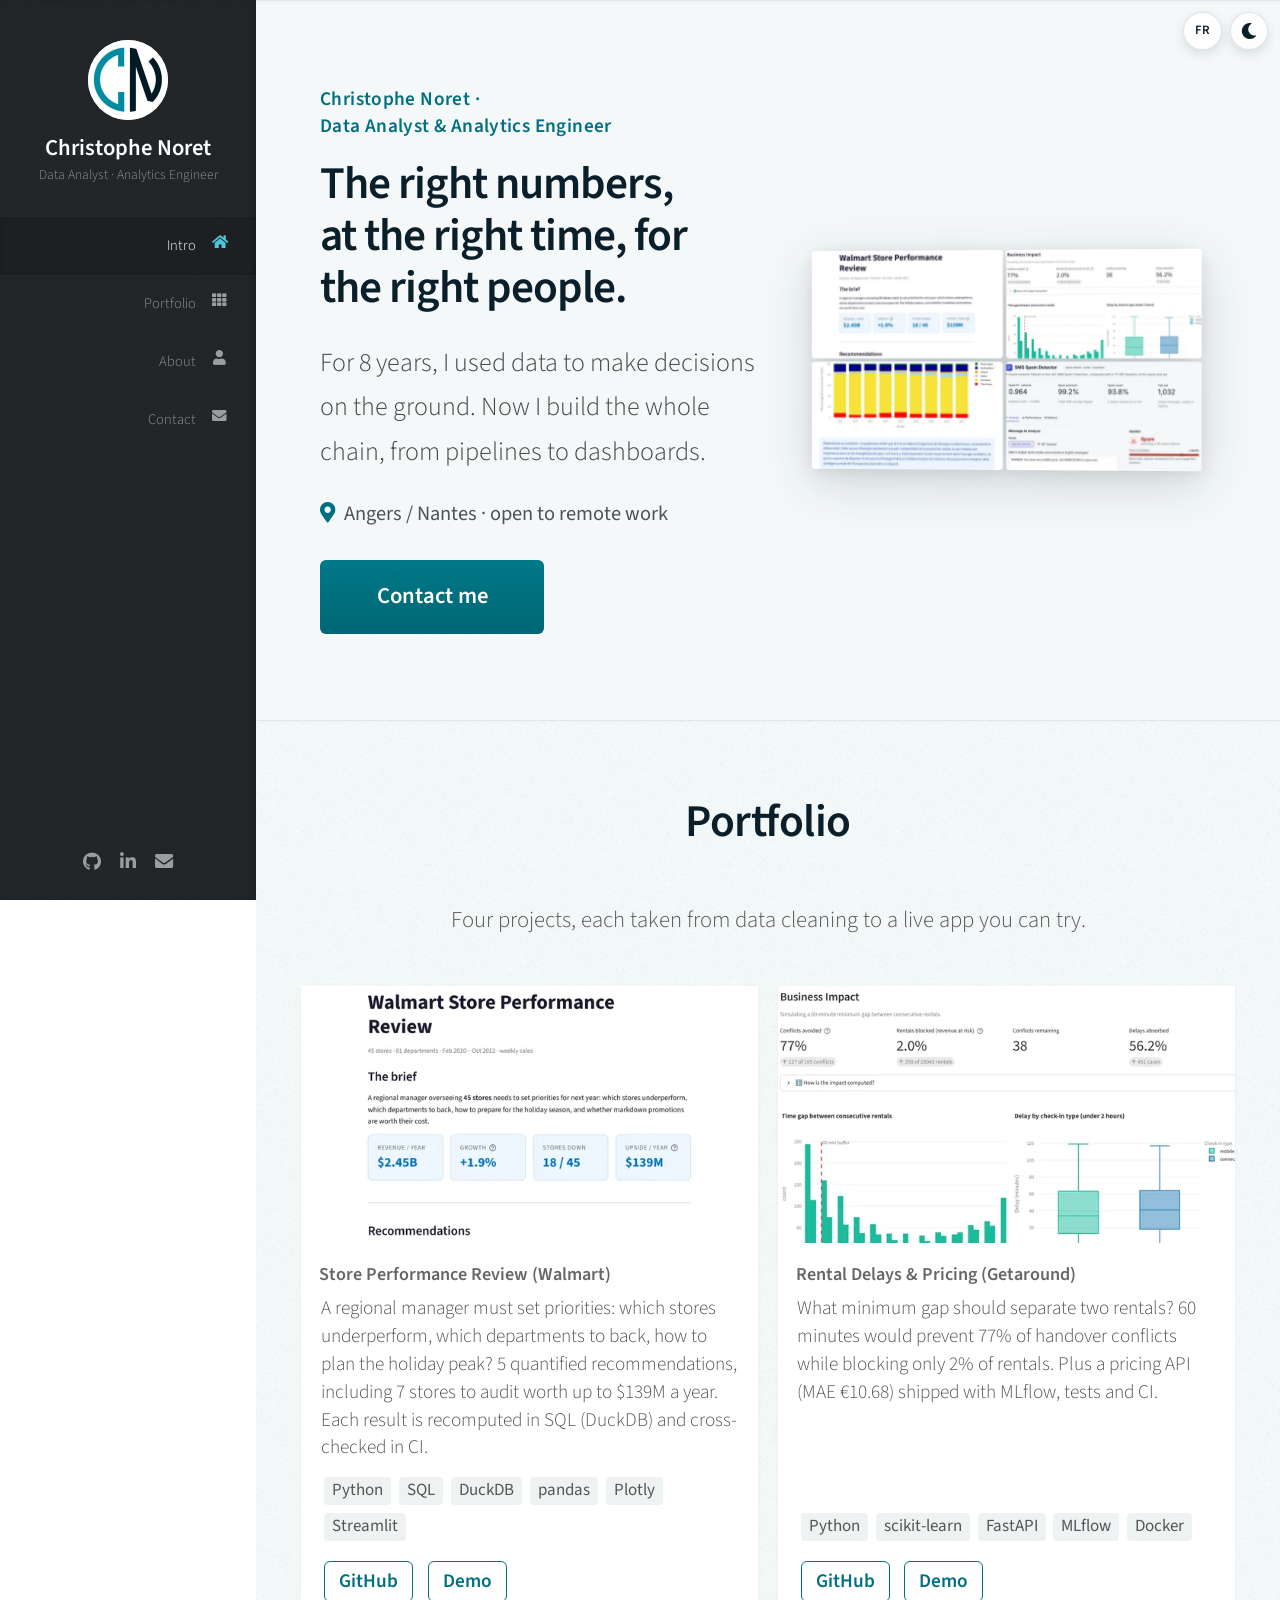
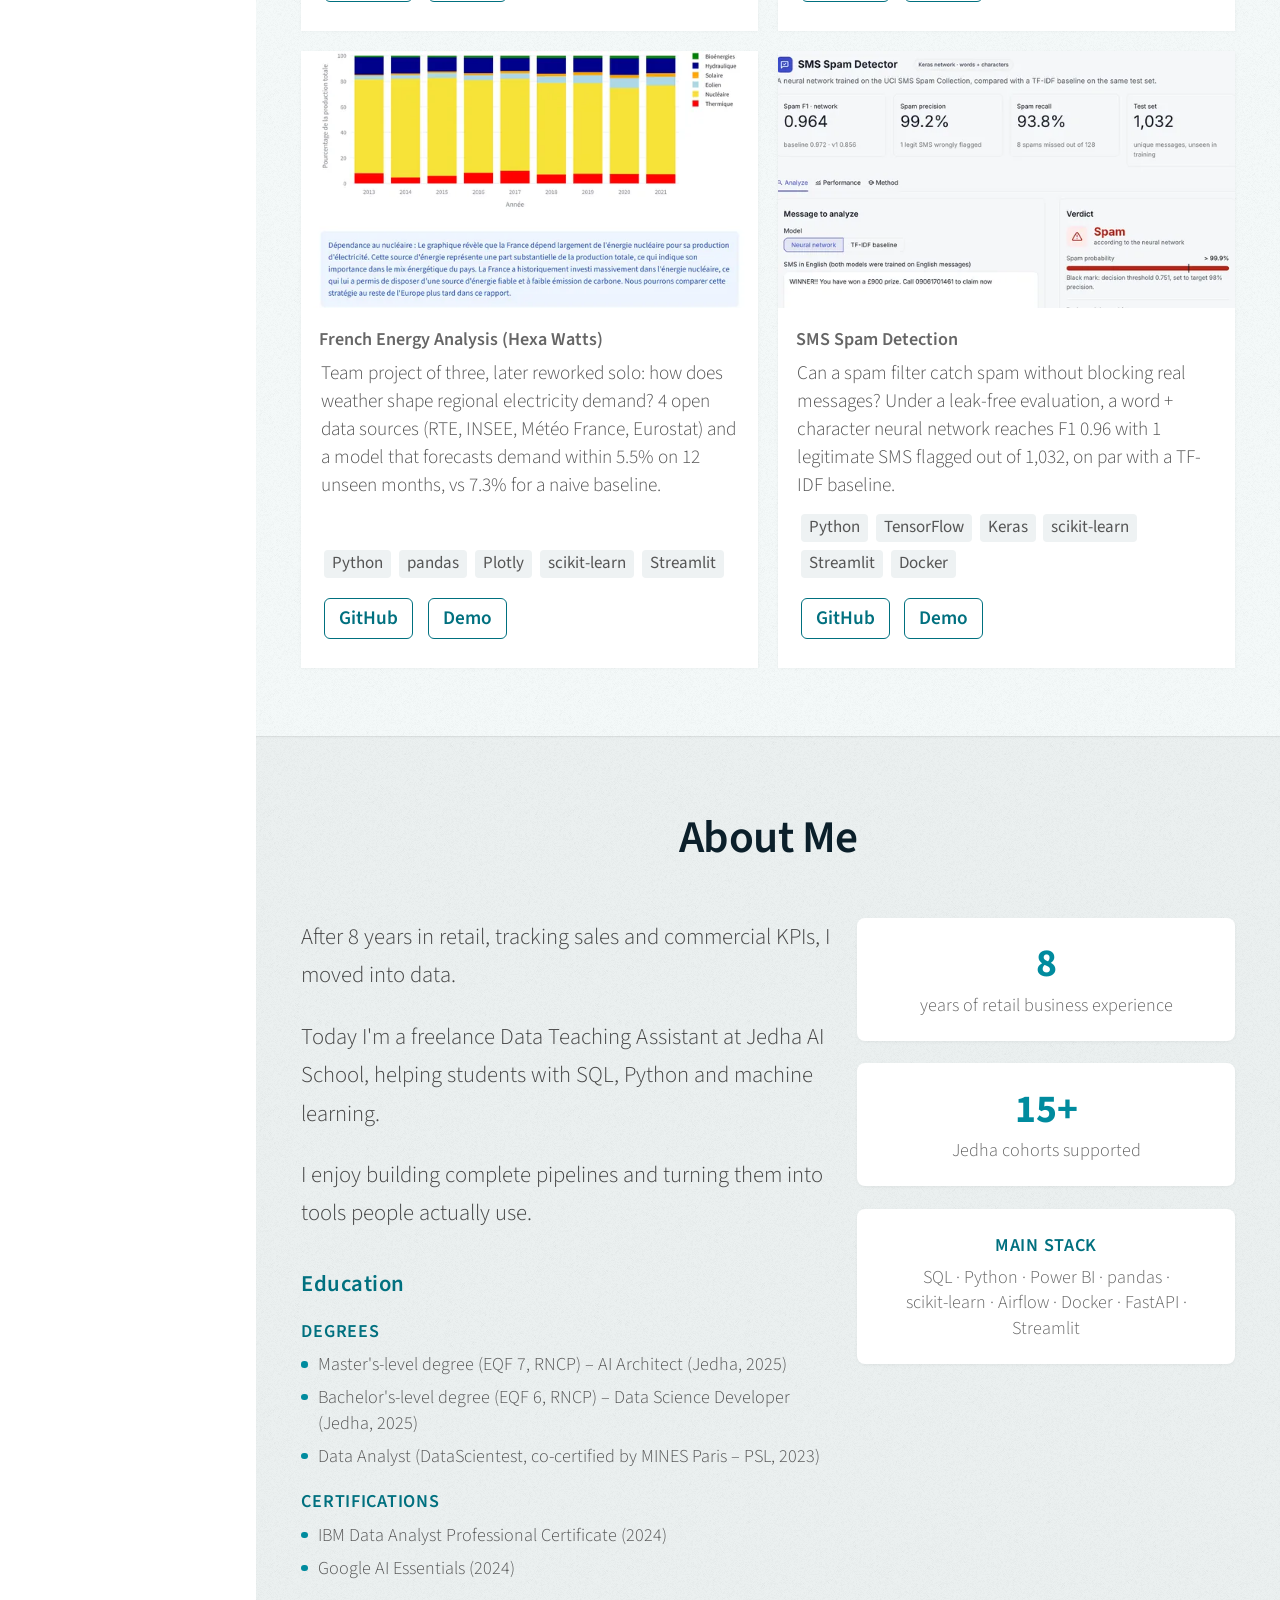
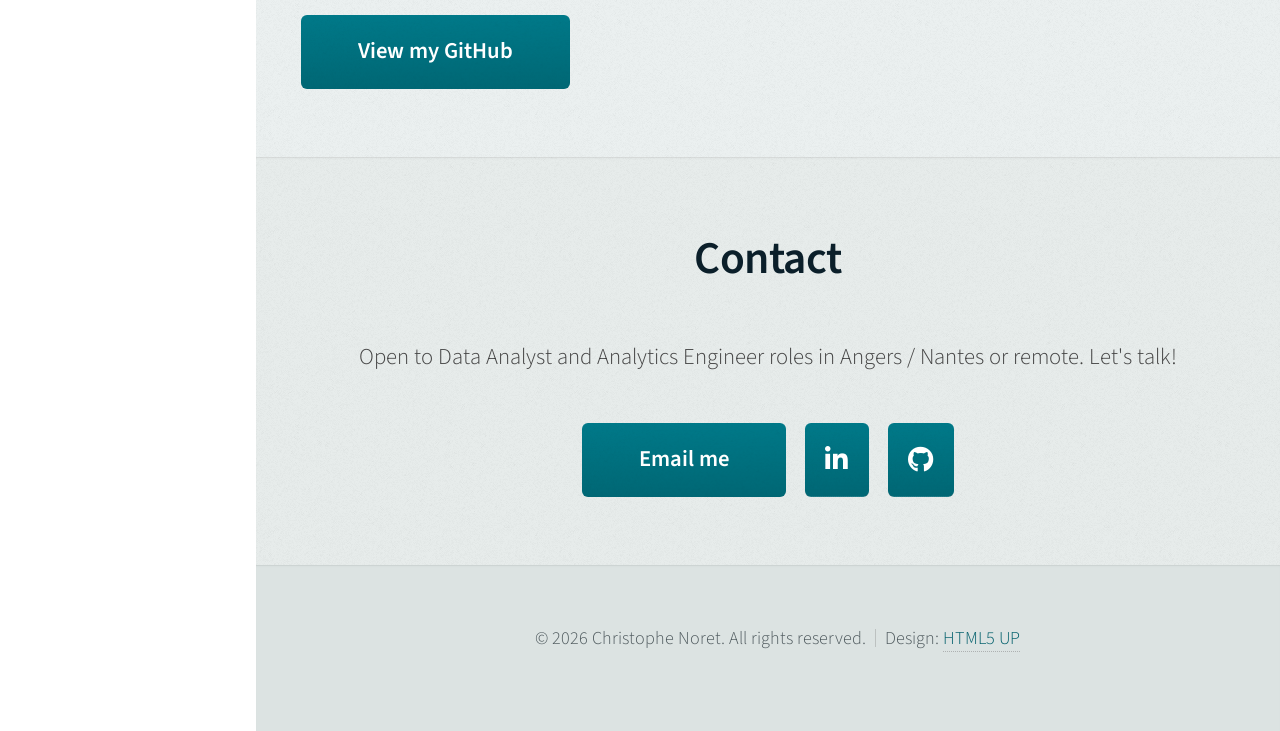
<file: index.html>
<!DOCTYPE HTML>
<!--
	Prologue by HTML5 UP
	html5up.net | @ajlkn
	Free for personal and commercial use under the CCA 3.0 license (html5up.net/license)
-->
<html lang="en">
	<head>
		<title>Christophe Noret | Data Analyst · Analytics Engineer</title>
		<meta charset="utf-8" />
		<meta name="viewport" content="width=device-width, initial-scale=1" />
		<meta name="description" data-i18n-content="meta.description" content="Christophe Noret, Data Analyst and Analytics Engineer based in Angers / Nantes, France. End-to-end data projects: KPIs, forecasting, dashboards." />
		<!-- Open Graph / social previews -->
		<meta property="og:type" content="website" />
		<meta property="og:locale" content="fr_FR" />
		<meta property="og:locale:alternate" content="en_US" />
		<meta property="og:url" content="https://cnoret.github.io/" />
		<meta property="og:title" content="Christophe Noret | Data Analyst · Analytics Engineer" />
		<meta property="og:description" content="Les bons chiffres, au bon moment, pour les bonnes personnes. Data Analyst &amp; Analytics Engineer à Angers / Nantes : 4 projets avec démos en ligne." />
		<meta property="og:image" content="https://cnoret.github.io/images/og-card.jpg?v=8" />
		<meta property="og:image:width" content="1200" />
		<meta property="og:image:height" content="630" />
		<meta property="og:image:alt" content="Christophe Noret, Data Analyst et Analytics Engineer : « Les bons chiffres, au bon moment, pour les bonnes personnes. »" />
		<meta name="twitter:card" content="summary_large_image" />
		<meta name="twitter:image" content="https://cnoret.github.io/images/og-card.jpg?v=8" />
		<link rel="canonical" href="https://cnoret.github.io/" />
		<script type="application/ld+json">
		{
			"@context": "https://schema.org",
			"@type": "Person",
			"name": "Christophe Noret",
			"jobTitle": "Data Analyst · Analytics Engineer",
			"url": "https://cnoret.github.io/",
			"image": "https://cnoret.github.io/images/avatar.png",
			"address": { "@type": "PostalAddress", "addressLocality": "Angers", "addressCountry": "FR" },
			"sameAs": [
				"https://github.com/cnoret",
				"https://www.linkedin.com/in/christophenoret"
			]
		}
		</script>
		<link rel="icon" type="image/png" href="images/favicon.png" />
		<meta name="color-scheme" content="light dark" />
		<!-- The site has its own dark theme: tell Dark Reader not to generate one -->
		<meta name="darkreader-lock" />
		<script>
			(function() {
				var theme;
				try { theme = localStorage.getItem('theme'); } catch (e) {}
				if (theme !== 'light' && theme !== 'dark')
					theme = window.matchMedia && window.matchMedia('(prefers-color-scheme: dark)').matches ? 'dark' : 'light';
				document.documentElement.setAttribute('data-theme', theme);

				var lang;
				try { lang = localStorage.getItem('lang'); } catch (e) {}
				if (lang !== 'en' && lang !== 'fr') {
					var langs = navigator.languages || [navigator.language || 'en'];
					lang = String(langs[0] || 'en').toLowerCase().indexOf('fr') === 0 ? 'fr' : 'en';
				}
				document.documentElement.setAttribute('lang', lang);
			})();
		</script>
		<link rel="preconnect" href="https://fonts.googleapis.com" />
		<link rel="preconnect" href="https://fonts.gstatic.com" crossorigin />
		<link rel="stylesheet" href="https://fonts.googleapis.com/css?family=Source+Sans+Pro:300,300italic,400,600&amp;display=swap" />
		<link rel="stylesheet" href="assets/css/fontawesome-subset.min.css?v=1" />
		<link rel="stylesheet" href="assets/css/main.css?v=12" />
	</head>
	<body class="is-preload">

		<!-- Theme toggle -->
			<button type="button" id="lang-toggle" class="theme-toggle lang-toggle" aria-label="FR – Voir le site en français" title="FR – Voir le site en français"><span class="lang-label" lang="fr">FR</span></button>
			<button type="button" id="theme-toggle" class="theme-toggle" aria-label="Switch to dark mode" title="Switch to dark mode"><span class="icon solid fa-moon" aria-hidden="true"></span></button>

		<!-- Header -->
			<div id="header">

				<div class="top">

					<!-- Logo -->
						<div id="logo">
							<span class="image avatar48"><img src="images/avatar.webp" alt="Christophe Noret" width="80" height="80" /></span>
							<h1 id="title">Christophe Noret</h1>
							<p>Data Analyst · Analytics Engineer</p>
						</div>

					<!-- Nav -->
						<nav id="nav">
							<ul>
								<li><a href="#top" id="top-link"><span class="icon solid fa-home" data-i18n="nav.intro">Intro</span></a></li>
								<li><a href="#portfolio" id="portfolio-link"><span class="icon solid fa-th">Portfolio</span></a></li>
								<li><a href="#about" id="about-link"><span class="icon solid fa-user" data-i18n="nav.about">About</span></a></li>
								<li><a href="#contact" id="contact-link"><span class="icon solid fa-envelope">Contact</span></a></li>
							</ul>
						</nav>

				</div>

				<div class="bottom">

					<!-- Social Icons -->
						<ul class="icons">
							<li><a href="https://github.com/cnoret" class="icon brands fa-github" target="_blank" rel="noopener noreferrer" aria-label="GitHub"><span class="label">GitHub</span></a></li>
							<li><a href="https://www.linkedin.com/in/christophenoret" class="icon brands fa-linkedin-in" target="_blank" rel="noopener noreferrer" aria-label="LinkedIn"><span class="label">LinkedIn</span></a></li>
							<li><a href="mailto:hello@christophenoret.com" class="icon solid fa-envelope" aria-label="Email" data-i18n-aria="social.email"><span class="label" data-i18n="social.email">Email</span></a></li>
						</ul>

				</div>

			</div>

		<!-- Main -->
			<div id="main">

				<!-- Intro -->
					<section id="top" class="one">
						<div class="container">
							<div class="row hero-row">
								<div class="col-12-mobile hero-copy-col">
									<div class="hero-copy">
										<p class="hero-eyebrow"><span class="nowrap">Christophe Noret</span> · <span class="nowrap">Data Analyst &amp; Analytics Engineer</span></p>
										<h2 data-i18n="hero.title">The right numbers, at the right time, for the right people.</h2>
										<p data-i18n="hero.text">For 8 years, I used data to make decisions on the ground. Now I build the whole chain, from pipelines to dashboards.</p>
										<p class="hero-meta"><span class="icon solid fa-map-marker-alt" aria-hidden="true"></span> <span data-i18n="hero.location">Angers / Nantes · open to remote work</span></p>
										<a href="mailto:hello@christophenoret.com" class="button" data-i18n="hero.cta">Contact me</a>
									</div>
								</div>
								<div class="col-12-mobile hero-visual-col">
									<div class="hero-visual">
										<img class="hero-quad" data-i18n-alt="hero.alt" src="images/hero-dashboards.webp?v=7" srcset="images/hero-dashboards-800.webp?v=4 800w, images/hero-dashboards-1200.webp?v=4 1200w, images/hero-dashboards.webp?v=7 1600w" sizes="(max-width: 960px) 92vw, (max-width: 1200px) calc(100vw - 310px), 33vw" fetchpriority="high" alt="Four project dashboards: retail sales, car rental pricing, French energy consumption and SMS spam detection" width="1600" height="900" />
									</div>
								</div>
							</div>
						</div>
					</section>

				<!-- Portfolio -->
					<section id="portfolio" class="two">
						<div class="container">

							<header>
								<h2>Portfolio</h2>
							</header>

							<p data-i18n="portfolio.intro">Four projects, each taken from data cleaning to a live app you can try.</p>

							<div class="row">
								<div class="col-6 col-12-mobile">
									<article class="item">
										<a href="https://retail-data-analysis.streamlit.app/" class="image fit" target="_blank" rel="noopener noreferrer"><img data-i18n-alt="p1.alt" src="images/projects/retail.webp?v=2" srcset="images/projects/retail-600.webp?v=1 600w, images/projects/retail-800.webp?v=1 800w, images/projects/retail.webp?v=2 1200w" sizes="(max-width: 960px) 92vw, (max-width: 1200px) calc(100vw - 330px), 36vw" width="1200" height="675" loading="lazy" decoding="async" alt="Store Performance Review (Walmart)" /></a>
										<header>
											<h3 data-i18n="p1.title">Store Performance Review (Walmart)</h3>
										</header>
										<p class="item-desc" data-i18n="p1.desc">A regional manager must set priorities: which stores underperform, which departments to back, how to plan the holiday peak? 5 quantified recommendations, including 7 stores to audit worth up to $139M a year. Each result is recomputed in SQL (DuckDB) and cross-checked in CI.</p>
										<p class="item-tags">
											<span>Python</span>
											<span>SQL</span>
											<span>DuckDB</span>
											<span>pandas</span>
											<span>Plotly</span>
											<span>Streamlit</span>
										</p>
										<p class="item-links">
											<a href="https://github.com/cnoret/retail-data-analysis" target="_blank" rel="noopener">GitHub</a>
											<a href="https://retail-data-analysis.streamlit.app/" target="_blank" rel="noopener noreferrer" data-i18n="link.demo">Demo</a>
										</p>
									</article>
								</div>
								<div class="col-6 col-12-mobile">
									<article class="item">
										<a href="https://cnoret-getaround-dashboard.hf.space/" class="image fit" target="_blank" rel="noopener noreferrer"><img data-i18n-alt="p2.alt" src="images/projects/getaround.webp?v=2" srcset="images/projects/getaround-600.webp?v=1 600w, images/projects/getaround-800.webp?v=1 800w, images/projects/getaround.webp?v=2 1200w" sizes="(max-width: 960px) 92vw, (max-width: 1200px) calc(100vw - 330px), 36vw" width="1200" height="675" loading="lazy" decoding="async" alt="Rental Delays &amp; Pricing (Getaround)" /></a>
										<header>
											<h3 data-i18n="p2.title">Rental Delays &amp; Pricing (Getaround)</h3>
										</header>
										<p class="item-desc" data-i18n="p2.desc">What minimum gap should separate two rentals? 60 minutes would prevent 77% of handover conflicts while blocking only 2% of rentals. Plus a pricing API (MAE €10.68) shipped with MLflow, tests and CI.</p>
										<p class="item-tags">
											<span>Python</span>
											<span>scikit-learn</span>
											<span>FastAPI</span>
											<span>MLflow</span>
											<span>Docker</span>
										</p>
										<p class="item-links">
											<a href="https://github.com/cnoret/getaround-pricing" target="_blank" rel="noopener">GitHub</a>
											<a href="https://cnoret-getaround-dashboard.hf.space/" target="_blank" rel="noopener noreferrer" data-i18n="link.demo">Demo</a>
										</p>
									</article>
								</div>
								<div class="col-6 col-12-mobile">
									<article class="item">
										<a href="https://hexa-watt.streamlit.app/" class="image fit" target="_blank" rel="noopener noreferrer"><img data-i18n-alt="p3.alt" src="images/projects/hexa-watts.webp?v=3" srcset="images/projects/hexa-watts-600.webp?v=2 600w, images/projects/hexa-watts-800.webp?v=2 800w, images/projects/hexa-watts.webp?v=3 1200w" sizes="(max-width: 960px) 92vw, (max-width: 1200px) calc(100vw - 330px), 36vw" width="1200" height="675" loading="lazy" decoding="async" alt="French Energy Analysis (Hexa Watts)" /></a>
										<header>
											<h3 data-i18n="p3.title">French Energy Analysis (Hexa Watts)</h3>
										</header>
										<p class="item-desc" data-i18n="p3.desc">Team project of three, later reworked solo: how does weather shape regional electricity demand? 4 open data sources (RTE, INSEE, Météo France, Eurostat) and a model that forecasts demand within 5.5% on 12 unseen months, vs 7.3% for a naive baseline.</p>
										<p class="item-tags">
											<span>Python</span>
											<span>pandas</span>
											<span>Plotly</span>
											<span>scikit-learn</span>
											<span>Streamlit</span>
										</p>
										<p class="item-links">
											<a href="https://github.com/cnoret/hexa-watts" target="_blank" rel="noopener">GitHub</a>
											<a href="https://hexa-watt.streamlit.app/" target="_blank" rel="noopener noreferrer" data-i18n="link.demo">Demo</a>
										</p>
									</article>
								</div>
								<div class="col-6 col-12-mobile">
									<article class="item">
										<a href="https://sms-spam-detector-cnoret.streamlit.app/" class="image fit" target="_blank" rel="noopener noreferrer"><img data-i18n-alt="p4.alt" src="images/projects/sms-spam.webp?v=3" srcset="images/projects/sms-spam-600.webp?v=3 600w, images/projects/sms-spam-800.webp?v=3 800w, images/projects/sms-spam.webp?v=3 1200w" sizes="(max-width: 960px) 92vw, (max-width: 1200px) calc(100vw - 330px), 36vw" width="1200" height="675" loading="lazy" decoding="async" alt="SMS Spam Detection" /></a>
										<header>
											<h3 data-i18n="p4.title">SMS Spam Detection</h3>
										</header>
										<p class="item-desc" data-i18n="p4.desc">Can a spam filter catch spam without blocking real messages? Under a leak-free evaluation, a word + character neural network reaches F1 0.96 with 1 legitimate SMS flagged out of 1,032, on par with a TF-IDF baseline.</p>
										<p class="item-tags">
											<span>Python</span>
											<span>TensorFlow</span>
											<span>Keras</span>
											<span>scikit-learn</span>
											<span>Streamlit</span>
											<span>Docker</span>
										</p>
										<p class="item-links">
											<a href="https://github.com/cnoret/sms-spam-detector" target="_blank" rel="noopener">GitHub</a>
											<a href="https://sms-spam-detector-cnoret.streamlit.app/" target="_blank" rel="noopener noreferrer" data-i18n="link.demo">Demo</a>
										</p>
									</article>
								</div>
							</div>

						</div>
					</section>

				<!-- About Me -->
					<section id="about" class="three">
						<div class="container">

							<header>
								<h2 data-i18n="about.title">About Me</h2>
							</header>

							<div class="row about-layout">
								<div class="col-7 col-12-mobile about-copy">
									<p data-i18n="about.p1">After 8 years in retail, tracking sales and commercial KPIs, I moved into data.</p>
									<p data-i18n="about.p2">Today I'm a freelance Data Teaching Assistant at Jedha AI School, helping students with SQL, Python and machine learning.</p>
									<p data-i18n="about.p3">I enjoy building complete pipelines and turning them into tools people actually use.</p>
									<div class="about-certs">
										<h3 data-i18n="certs.title">Education</h3>
										<div class="cert-group">
											<h4 data-i18n="certs.degrees">Degrees</h4>
											<ul>
												<li data-i18n="certs.d1">Master's-level degree (EQF 7, RNCP) – AI Architect (Jedha, 2025)</li>
												<li data-i18n="certs.d2">Bachelor's-level degree (EQF 6, RNCP) – Data Science Developer (Jedha, 2025)</li>
												<li data-i18n="certs.d3">Data Analyst (DataScientest, co-certified by MINES Paris – PSL, 2023)</li>
											</ul>
										</div>
										<div class="cert-group">
											<h4 data-i18n="certs.online">Certifications</h4>
											<ul>
												<li>IBM Data Analyst Professional Certificate (2024)</li>
												<li>Google AI Essentials (2024)</li>
											</ul>
										</div>
									</div>
									<footer>
										<a href="https://github.com/cnoret" class="button" target="_blank" rel="noopener noreferrer" data-i18n="about.github">View my GitHub</a>
									</footer>
								</div>
								<div class="col-5 col-12-mobile about-facts">
									<div class="fact-card">
										<span class="fact-value">8</span>
										<span class="fact-label" data-i18n="fact.retail">years of retail business experience</span>
									</div>
									<div class="fact-card">
										<span class="fact-value">15+</span>
										<span class="fact-label" data-i18n="fact.cohorts">Jedha cohorts supported</span>
									</div>
									<div class="fact-card">
										<span class="fact-value fact-value-text" data-i18n="fact.stack">Main stack</span>
										<span class="fact-label">SQL · Python · Power BI · pandas · <span class="nowrap">scikit-learn</span> · Airflow · Docker · FastAPI · Streamlit</span>
									</div>
								</div>
							</div>

						</div>
					</section>

				<!-- Contact -->
					<section id="contact" class="four">
						<div class="container">

							<header>
								<h2>Contact</h2>
							</header>

							<p class="contact-lead" data-i18n="contact.lead">Open to Data Analyst and Analytics Engineer roles in Angers / Nantes or remote. Let's talk!</p>

							<footer class="contact-actions">
								<a href="mailto:hello@christophenoret.com" class="button" data-i18n="contact.email">Email me</a>
								<a href="https://www.linkedin.com/in/christophenoret" class="contact-icon icon brands fa-linkedin-in" target="_blank" rel="noopener noreferrer" aria-label="LinkedIn"><span class="label">LinkedIn</span></a>
								<a href="https://github.com/cnoret" class="contact-icon icon brands fa-github" target="_blank" rel="noopener noreferrer" aria-label="GitHub"><span class="label">GitHub</span></a>
							</footer>

						</div>
					</section>

			</div>

		<!-- Footer -->
			<div id="footer">

				<!-- Copyright -->
					<ul class="copyright">
						<li data-i18n="footer.rights">&copy; 2026 Christophe Noret. All rights reserved.</li><li data-i18n="footer.design">Design: <a href="https://html5up.net">HTML5 UP</a></li>
					</ul>

			</div>

		<!-- Scripts -->
			<script src="assets/js/site.js?v=20"></script>
			<script src="assets/js/jquery.min.js"></script>
			<script src="assets/js/jquery.scrolly.min.js"></script>
			<script src="assets/js/jquery.scrollex.min.js"></script>
			<script src="assets/js/browser.min.js"></script>
			<script src="assets/js/breakpoints.min.js"></script>
			<script src="assets/js/util.js"></script>
			<script src="assets/js/main.js?v=2"></script>

		<!-- Privacy-friendly audience measurement (no cookies) -->
			<script data-goatcounter="https://cnoret.goatcounter.com/count" async src="https://gc.zgo.at/count.js"></script>

	</body>
</html>
</file>
<file: assets/css/main.css>
/*
	Prologue by HTML5 UP
	html5up.net | @ajlkn
	Free for personal and commercial use under the CCA 3.0 license (html5up.net/license)
*/

html, body, div, span, applet, object,
iframe, h1, h2, h3, h4, h5, h6, p, blockquote,
pre, a, abbr, acronym, address, big, cite,
code, del, dfn, em, img, ins, kbd, q, s, samp,
small, strike, strong, sub, sup, tt, var, b,
u, i, center, dl, dt, dd, ol, ul, li, fieldset,
form, label, legend, table, caption, tbody,
tfoot, thead, tr, th, td, article, aside,
canvas, details, embed, figure, figcaption,
footer, header, hgroup, menu, nav, output, ruby,
section, summary, time, mark, audio, video {
	margin: 0;
	padding: 0;
	border: 0;
	font-size: 100%;
	font: inherit;
	vertical-align: baseline;}

article, aside, details, figcaption, figure,
footer, header, hgroup, menu, nav, section {
	display: block;}

body {
	line-height: 1;
}

ol, ul {
	list-style: none;
}

blockquote, q {
	quotes: none;
}

	blockquote:before, blockquote:after, q:before, q:after {
		content: '';
		content: none;
	}

table {
	border-collapse: collapse;
	border-spacing: 0;
}

body {
	-webkit-text-size-adjust: none;
}

mark {
	background-color: transparent;
	color: inherit;
}

input::-moz-focus-inner {
	border: 0;
	padding: 0;
}

input, select, textarea {
	-moz-appearance: none;
	-webkit-appearance: none;
	-ms-appearance: none;
	appearance: none;
}

/* Basic */

	html {
		box-sizing: border-box;
	}

	*, *:before, *:after {
		box-sizing: inherit;
	}

	body {
		background: #fff;
		font-family: 'Source Sans Pro', sans-serif;
		font-size: 20pt;
		font-weight: 300;
		line-height: 1.75em;
		color: #888;
	}

		body.is-preload *, body.is-preload *:before, body.is-preload *:after {
			-moz-animation: none !important;
			-webkit-animation: none !important;
			-ms-animation: none !important;
			animation: none !important;
			-moz-transition: none !important;
			-webkit-transition: none !important;
			-ms-transition: none !important;
			transition: none !important;
		}

	input, textarea, select {
		font-family: 'Source Sans Pro', sans-serif;
		font-size: 20pt;
		font-weight: 300;
		line-height: 1.75em;
		color: #888;
	}

	h1, h2, h3, h4, h5, h6 {
		font-weight: 300;
		color: #666;
		line-height: 1.5em;
	}

	h1 a, h2 a, h3 a, h4 a, h5 a, h6 a {
		color: inherit;
		text-decoration: none;
	}

		h1 a strong, h2 a strong, h3 a strong, h4 a strong, h5 a strong, h6 a strong {
			color: #333;
		}

	h2 {
		font-size: 2em;
		letter-spacing: -1px;
	}

		h2.alt {
			color: #888;
		}

			h2.alt strong {
				color: #666;
			}

	h3 {
		font-size: 1.5em;
	}

	header {
		margin: 0 0 2em 0;
	}

		header > p {
			margin: 1em 0 0 0;
		}

	footer {
		margin: 2em 0 0 0;
	}

	strong, b {
		font-weight: 300;
		color: #666;
	}

	em, i {
		font-style: italic;
	}

	a {
		text-decoration: none;
		color: inherit;
		border-bottom: dotted 1px rgba(128, 128, 128, 0.5);
		-moz-transition: color 0.35s ease-in-out, border-bottom-color 0.35s ease-in-out;
		-webkit-transition: color 0.35s ease-in-out, border-bottom-color 0.35s ease-in-out;
		-ms-transition: color 0.35s ease-in-out, border-bottom-color 0.35s ease-in-out;
		transition: color 0.35s ease-in-out, border-bottom-color 0.35s ease-in-out;
		outline: 0;
	}

		a:hover {
			color: #E27689;
			border-bottom-color: rgba(255, 255, 255, 0);
		}

	sub {
		position: relative;
		top: 0.5em;
		font-size: 0.8em;
	}

	sup {
		position: relative;
		top: -0.5em;
		font-size: 0.8em;
	}

	hr {
		border: 0;
		border-top: solid 1px #ddd;
	}

	blockquote {
		border-left: solid 0.5em #ddd;
		padding: 1em 0 1em 2em;
		font-style: italic;
	}

	p, ul, ol, dl, table {
		margin-bottom: 2em;
	}

	br.clear {
		clear: both;
	}

/* Container */

	.container {
		margin: 0 auto;
		max-width: 100%;
		width: 1400px;
	}

		@media screen and (min-width: 961px) and (max-width: 1880px) {

			.container {
				width: 1200px;
			}

		}

		@media screen and (min-width: 961px) and (max-width: 1620px) {

			.container {
				width: 960px;
			}

		}

		@media screen and (min-width: 961px) and (max-width: 1320px) {

			.container {
				width: 100%;
			}

		}

		@media screen and (max-width: 960px) {

			.container {
				width: 100%;
			}

		}

		@media screen and (max-width: 736px) {

			.container {
				width: 100%;
			}

		}

/* Row */

	.row {
		display: flex;
		flex-wrap: wrap;
		box-sizing: border-box;
		align-items: stretch;
	}

		.row > * {
			box-sizing: border-box;
		}

		.row.gtr-uniform > * > :last-child {
			margin-bottom: 0;
		}

		.row.aln-left {
			justify-content: flex-start;
		}

		.row.aln-center {
			justify-content: center;
		}

		.row.aln-right {
			justify-content: flex-end;
		}

		.row.aln-top {
			align-items: flex-start;
		}

		.row.aln-middle {
			align-items: center;
		}

		.row.aln-bottom {
			align-items: flex-end;
		}

		.row > .imp {
			order: -1;
		}

		.row > .col-1 {
			width: 8.33333%;
		}

		.row > .off-1 {
			margin-left: 8.33333%;
		}

		.row > .col-2 {
			width: 16.66667%;
		}

		.row > .off-2 {
			margin-left: 16.66667%;
		}

		.row > .col-3 {
			width: 25%;
		}

		.row > .off-3 {
			margin-left: 25%;
		}

		.row > .col-4 {
			width: 33.33333%;
		}

		.row > .off-4 {
			margin-left: 33.33333%;
		}

		.row > .col-5 {
			width: 41.66667%;
		}

		.row > .off-5 {
			margin-left: 41.66667%;
		}

		.row > .col-6 {
			width: 50%;
		}

		.row > .off-6 {
			margin-left: 50%;
		}

		.row > .col-7 {
			width: 58.33333%;
		}

		.row > .off-7 {
			margin-left: 58.33333%;
		}

		.row > .col-8 {
			width: 66.66667%;
		}

		.row > .off-8 {
			margin-left: 66.66667%;
		}

		.row > .col-9 {
			width: 75%;
		}

		.row > .off-9 {
			margin-left: 75%;
		}

		.row > .col-10 {
			width: 83.33333%;
		}

		.row > .off-10 {
			margin-left: 83.33333%;
		}

		.row > .col-11 {
			width: 91.66667%;
		}

		.row > .off-11 {
			margin-left: 91.66667%;
		}

		.row > .col-12 {
			width: 100%;
		}

		.row > .off-12 {
			margin-left: 100%;
		}

		.row.gtr-0 {
			margin-top: 0px;
			margin-left: 0px;
		}

			.row.gtr-0 > * {
				padding: 0px 0 0 0px;
			}

			.row.gtr-0.gtr-uniform {
				margin-top: 0px;
			}

				.row.gtr-0.gtr-uniform > * {
					padding-top: 0px;
				}

		.row.gtr-25 {
			margin-top: -10px;
			margin-left: -10px;
		}

			.row.gtr-25 > * {
				padding: 10px 0 0 10px;
			}

			.row.gtr-25.gtr-uniform {
				margin-top: -10px;
			}

				.row.gtr-25.gtr-uniform > * {
					padding-top: 10px;
				}

		.row.gtr-50 {
			margin-top: -20px;
			margin-left: -20px;
		}

			.row.gtr-50 > * {
				padding: 20px 0 0 20px;
			}

			.row.gtr-50.gtr-uniform {
				margin-top: -20px;
			}

				.row.gtr-50.gtr-uniform > * {
					padding-top: 20px;
				}

		.row {
			margin-top: -40px;
			margin-left: -40px;
		}

			.row > * {
				padding: 40px 0 0 40px;
			}

			.row.gtr-uniform {
				margin-top: -40px;
			}

				.row.gtr-uniform > * {
					padding-top: 40px;
				}

		.row.gtr-150 {
			margin-top: -60px;
			margin-left: -60px;
		}

			.row.gtr-150 > * {
				padding: 60px 0 0 60px;
			}

			.row.gtr-150.gtr-uniform {
				margin-top: -60px;
			}

				.row.gtr-150.gtr-uniform > * {
					padding-top: 60px;
				}

		.row.gtr-200 {
			margin-top: -80px;
			margin-left: -80px;
		}

			.row.gtr-200 > * {
				padding: 80px 0 0 80px;
			}

			.row.gtr-200.gtr-uniform {
				margin-top: -80px;
			}

				.row.gtr-200.gtr-uniform > * {
					padding-top: 80px;
				}

		@media screen and (min-width: 961px) and (max-width: 1880px) {

			.row {
				display: flex;
				flex-wrap: wrap;
				box-sizing: border-box;
				align-items: stretch;
			}

				.row > * {
					box-sizing: border-box;
				}

				.row.gtr-uniform > * > :last-child {
					margin-bottom: 0;
				}

				.row.aln-left {
					justify-content: flex-start;
				}

				.row.aln-center {
					justify-content: center;
				}

				.row.aln-right {
					justify-content: flex-end;
				}

				.row.aln-top {
					align-items: flex-start;
				}

				.row.aln-middle {
					align-items: center;
				}

				.row.aln-bottom {
					align-items: flex-end;
				}

				.row > .imp-wide {
					order: -1;
				}

				.row > .col-1-wide {
					width: 8.33333%;
				}

				.row > .off-1-wide {
					margin-left: 8.33333%;
				}

				.row > .col-2-wide {
					width: 16.66667%;
				}

				.row > .off-2-wide {
					margin-left: 16.66667%;
				}

				.row > .col-3-wide {
					width: 25%;
				}

				.row > .off-3-wide {
					margin-left: 25%;
				}

				.row > .col-4-wide {
					width: 33.33333%;
				}

				.row > .off-4-wide {
					margin-left: 33.33333%;
				}

				.row > .col-5-wide {
					width: 41.66667%;
				}

				.row > .off-5-wide {
					margin-left: 41.66667%;
				}

				.row > .col-6-wide {
					width: 50%;
				}

				.row > .off-6-wide {
					margin-left: 50%;
				}

				.row > .col-7-wide {
					width: 58.33333%;
				}

				.row > .off-7-wide {
					margin-left: 58.33333%;
				}

				.row > .col-8-wide {
					width: 66.66667%;
				}

				.row > .off-8-wide {
					margin-left: 66.66667%;
				}

				.row > .col-9-wide {
					width: 75%;
				}

				.row > .off-9-wide {
					margin-left: 75%;
				}

				.row > .col-10-wide {
					width: 83.33333%;
				}

				.row > .off-10-wide {
					margin-left: 83.33333%;
				}

				.row > .col-11-wide {
					width: 91.66667%;
				}

				.row > .off-11-wide {
					margin-left: 91.66667%;
				}

				.row > .col-12-wide {
					width: 100%;
				}

				.row > .off-12-wide {
					margin-left: 100%;
				}

				.row.gtr-0 {
					margin-top: 0px;
					margin-left: 0px;
				}

					.row.gtr-0 > * {
						padding: 0px 0 0 0px;
					}

					.row.gtr-0.gtr-uniform {
						margin-top: 0px;
					}

						.row.gtr-0.gtr-uniform > * {
							padding-top: 0px;
						}

				.row.gtr-25 {
					margin-top: -10px;
					margin-left: -10px;
				}

					.row.gtr-25 > * {
						padding: 10px 0 0 10px;
					}

					.row.gtr-25.gtr-uniform {
						margin-top: -10px;
					}

						.row.gtr-25.gtr-uniform > * {
							padding-top: 10px;
						}

				.row.gtr-50 {
					margin-top: -20px;
					margin-left: -20px;
				}

					.row.gtr-50 > * {
						padding: 20px 0 0 20px;
					}

					.row.gtr-50.gtr-uniform {
						margin-top: -20px;
					}

						.row.gtr-50.gtr-uniform > * {
							padding-top: 20px;
						}

				.row {
					margin-top: -40px;
					margin-left: -40px;
				}

					.row > * {
						padding: 40px 0 0 40px;
					}

					.row.gtr-uniform {
						margin-top: -40px;
					}

						.row.gtr-uniform > * {
							padding-top: 40px;
						}

				.row.gtr-150 {
					margin-top: -60px;
					margin-left: -60px;
				}

					.row.gtr-150 > * {
						padding: 60px 0 0 60px;
					}

					.row.gtr-150.gtr-uniform {
						margin-top: -60px;
					}

						.row.gtr-150.gtr-uniform > * {
							padding-top: 60px;
						}

				.row.gtr-200 {
					margin-top: -80px;
					margin-left: -80px;
				}

					.row.gtr-200 > * {
						padding: 80px 0 0 80px;
					}

					.row.gtr-200.gtr-uniform {
						margin-top: -80px;
					}

						.row.gtr-200.gtr-uniform > * {
							padding-top: 80px;
						}

		}

		@media screen and (min-width: 961px) and (max-width: 1620px) {

			.row {
				display: flex;
				flex-wrap: wrap;
				box-sizing: border-box;
				align-items: stretch;
			}

				.row > * {
					box-sizing: border-box;
				}

				.row.gtr-uniform > * > :last-child {
					margin-bottom: 0;
				}

				.row.aln-left {
					justify-content: flex-start;
				}

				.row.aln-center {
					justify-content: center;
				}

				.row.aln-right {
					justify-content: flex-end;
				}

				.row.aln-top {
					align-items: flex-start;
				}

				.row.aln-middle {
					align-items: center;
				}

				.row.aln-bottom {
					align-items: flex-end;
				}

				.row > .imp-normal {
					order: -1;
				}

				.row > .col-1-normal {
					width: 8.33333%;
				}

				.row > .off-1-normal {
					margin-left: 8.33333%;
				}

				.row > .col-2-normal {
					width: 16.66667%;
				}

				.row > .off-2-normal {
					margin-left: 16.66667%;
				}

				.row > .col-3-normal {
					width: 25%;
				}

				.row > .off-3-normal {
					margin-left: 25%;
				}

				.row > .col-4-normal {
					width: 33.33333%;
				}

				.row > .off-4-normal {
					margin-left: 33.33333%;
				}

				.row > .col-5-normal {
					width: 41.66667%;
				}

				.row > .off-5-normal {
					margin-left: 41.66667%;
				}

				.row > .col-6-normal {
					width: 50%;
				}

				.row > .off-6-normal {
					margin-left: 50%;
				}

				.row > .col-7-normal {
					width: 58.33333%;
				}

				.row > .off-7-normal {
					margin-left: 58.33333%;
				}

				.row > .col-8-normal {
					width: 66.66667%;
				}

				.row > .off-8-normal {
					margin-left: 66.66667%;
				}

				.row > .col-9-normal {
					width: 75%;
				}

				.row > .off-9-normal {
					margin-left: 75%;
				}

				.row > .col-10-normal {
					width: 83.33333%;
				}

				.row > .off-10-normal {
					margin-left: 83.33333%;
				}

				.row > .col-11-normal {
					width: 91.66667%;
				}

				.row > .off-11-normal {
					margin-left: 91.66667%;
				}

				.row > .col-12-normal {
					width: 100%;
				}

				.row > .off-12-normal {
					margin-left: 100%;
				}

				.row.gtr-0 {
					margin-top: 0px;
					margin-left: 0px;
				}

					.row.gtr-0 > * {
						padding: 0px 0 0 0px;
					}

					.row.gtr-0.gtr-uniform {
						margin-top: 0px;
					}

						.row.gtr-0.gtr-uniform > * {
							padding-top: 0px;
						}

				.row.gtr-25 {
					margin-top: -10px;
					margin-left: -10px;
				}

					.row.gtr-25 > * {
						padding: 10px 0 0 10px;
					}

					.row.gtr-25.gtr-uniform {
						margin-top: -10px;
					}

						.row.gtr-25.gtr-uniform > * {
							padding-top: 10px;
						}

				.row.gtr-50 {
					margin-top: -20px;
					margin-left: -20px;
				}

					.row.gtr-50 > * {
						padding: 20px 0 0 20px;
					}

					.row.gtr-50.gtr-uniform {
						margin-top: -20px;
					}

						.row.gtr-50.gtr-uniform > * {
							padding-top: 20px;
						}

				.row {
					margin-top: -40px;
					margin-left: -40px;
				}

					.row > * {
						padding: 40px 0 0 40px;
					}

					.row.gtr-uniform {
						margin-top: -40px;
					}

						.row.gtr-uniform > * {
							padding-top: 40px;
						}

				.row.gtr-150 {
					margin-top: -60px;
					margin-left: -60px;
				}

					.row.gtr-150 > * {
						padding: 60px 0 0 60px;
					}

					.row.gtr-150.gtr-uniform {
						margin-top: -60px;
					}

						.row.gtr-150.gtr-uniform > * {
							padding-top: 60px;
						}

				.row.gtr-200 {
					margin-top: -80px;
					margin-left: -80px;
				}

					.row.gtr-200 > * {
						padding: 80px 0 0 80px;
					}

					.row.gtr-200.gtr-uniform {
						margin-top: -80px;
					}

						.row.gtr-200.gtr-uniform > * {
							padding-top: 80px;
						}

		}

		@media screen and (min-width: 961px) and (max-width: 1320px) {

			.row {
				display: flex;
				flex-wrap: wrap;
				box-sizing: border-box;
				align-items: stretch;
			}

				.row > * {
					box-sizing: border-box;
				}

				.row.gtr-uniform > * > :last-child {
					margin-bottom: 0;
				}

				.row.aln-left {
					justify-content: flex-start;
				}

				.row.aln-center {
					justify-content: center;
				}

				.row.aln-right {
					justify-content: flex-end;
				}

				.row.aln-top {
					align-items: flex-start;
				}

				.row.aln-middle {
					align-items: center;
				}

				.row.aln-bottom {
					align-items: flex-end;
				}

				.row > .imp-narrow {
					order: -1;
				}

				.row > .col-1-narrow {
					width: 8.33333%;
				}

				.row > .off-1-narrow {
					margin-left: 8.33333%;
				}

				.row > .col-2-narrow {
					width: 16.66667%;
				}

				.row > .off-2-narrow {
					margin-left: 16.66667%;
				}

				.row > .col-3-narrow {
					width: 25%;
				}

				.row > .off-3-narrow {
					margin-left: 25%;
				}

				.row > .col-4-narrow {
					width: 33.33333%;
				}

				.row > .off-4-narrow {
					margin-left: 33.33333%;
				}

				.row > .col-5-narrow {
					width: 41.66667%;
				}

				.row > .off-5-narrow {
					margin-left: 41.66667%;
				}

				.row > .col-6-narrow {
					width: 50%;
				}

				.row > .off-6-narrow {
					margin-left: 50%;
				}

				.row > .col-7-narrow {
					width: 58.33333%;
				}

				.row > .off-7-narrow {
					margin-left: 58.33333%;
				}

				.row > .col-8-narrow {
					width: 66.66667%;
				}

				.row > .off-8-narrow {
					margin-left: 66.66667%;
				}

				.row > .col-9-narrow {
					width: 75%;
				}

				.row > .off-9-narrow {
					margin-left: 75%;
				}

				.row > .col-10-narrow {
					width: 83.33333%;
				}

				.row > .off-10-narrow {
					margin-left: 83.33333%;
				}

				.row > .col-11-narrow {
					width: 91.66667%;
				}

				.row > .off-11-narrow {
					margin-left: 91.66667%;
				}

				.row > .col-12-narrow {
					width: 100%;
				}

				.row > .off-12-narrow {
					margin-left: 100%;
				}

				.row.gtr-0 {
					margin-top: 0px;
					margin-left: 0px;
				}

					.row.gtr-0 > * {
						padding: 0px 0 0 0px;
					}

					.row.gtr-0.gtr-uniform {
						margin-top: 0px;
					}

						.row.gtr-0.gtr-uniform > * {
							padding-top: 0px;
						}

				.row.gtr-25 {
					margin-top: -5px;
					margin-left: -5px;
				}

					.row.gtr-25 > * {
						padding: 5px 0 0 5px;
					}

					.row.gtr-25.gtr-uniform {
						margin-top: -5px;
					}

						.row.gtr-25.gtr-uniform > * {
							padding-top: 5px;
						}

				.row.gtr-50 {
					margin-top: -10px;
					margin-left: -10px;
				}

					.row.gtr-50 > * {
						padding: 10px 0 0 10px;
					}

					.row.gtr-50.gtr-uniform {
						margin-top: -10px;
					}

						.row.gtr-50.gtr-uniform > * {
							padding-top: 10px;
						}

				.row {
					margin-top: -20px;
					margin-left: -20px;
				}

					.row > * {
						padding: 20px 0 0 20px;
					}

					.row.gtr-uniform {
						margin-top: -20px;
					}

						.row.gtr-uniform > * {
							padding-top: 20px;
						}

				.row.gtr-150 {
					margin-top: -30px;
					margin-left: -30px;
				}

					.row.gtr-150 > * {
						padding: 30px 0 0 30px;
					}

					.row.gtr-150.gtr-uniform {
						margin-top: -30px;
					}

						.row.gtr-150.gtr-uniform > * {
							padding-top: 30px;
						}

				.row.gtr-200 {
					margin-top: -40px;
					margin-left: -40px;
				}

					.row.gtr-200 > * {
						padding: 40px 0 0 40px;
					}

					.row.gtr-200.gtr-uniform {
						margin-top: -40px;
					}

						.row.gtr-200.gtr-uniform > * {
							padding-top: 40px;
						}

		}

		@media screen and (max-width: 960px) {

			.row {
				display: flex;
				flex-wrap: wrap;
				box-sizing: border-box;
				align-items: stretch;
			}

				.row > * {
					box-sizing: border-box;
				}

				.row.gtr-uniform > * > :last-child {
					margin-bottom: 0;
				}

				.row.aln-left {
					justify-content: flex-start;
				}

				.row.aln-center {
					justify-content: center;
				}

				.row.aln-right {
					justify-content: flex-end;
				}

				.row.aln-top {
					align-items: flex-start;
				}

				.row.aln-middle {
					align-items: center;
				}

				.row.aln-bottom {
					align-items: flex-end;
				}

				.row > .imp-narrower {
					order: -1;
				}

				.row > .col-1-narrower {
					width: 8.33333%;
				}

				.row > .off-1-narrower {
					margin-left: 8.33333%;
				}

				.row > .col-2-narrower {
					width: 16.66667%;
				}

				.row > .off-2-narrower {
					margin-left: 16.66667%;
				}

				.row > .col-3-narrower {
					width: 25%;
				}

				.row > .off-3-narrower {
					margin-left: 25%;
				}

				.row > .col-4-narrower {
					width: 33.33333%;
				}

				.row > .off-4-narrower {
					margin-left: 33.33333%;
				}

				.row > .col-5-narrower {
					width: 41.66667%;
				}

				.row > .off-5-narrower {
					margin-left: 41.66667%;
				}

				.row > .col-6-narrower {
					width: 50%;
				}

				.row > .off-6-narrower {
					margin-left: 50%;
				}

				.row > .col-7-narrower {
					width: 58.33333%;
				}

				.row > .off-7-narrower {
					margin-left: 58.33333%;
				}

				.row > .col-8-narrower {
					width: 66.66667%;
				}

				.row > .off-8-narrower {
					margin-left: 66.66667%;
				}

				.row > .col-9-narrower {
					width: 75%;
				}

				.row > .off-9-narrower {
					margin-left: 75%;
				}

				.row > .col-10-narrower {
					width: 83.33333%;
				}

				.row > .off-10-narrower {
					margin-left: 83.33333%;
				}

				.row > .col-11-narrower {
					width: 91.66667%;
				}

				.row > .off-11-narrower {
					margin-left: 91.66667%;
				}

				.row > .col-12-narrower {
					width: 100%;
				}

				.row > .off-12-narrower {
					margin-left: 100%;
				}

				.row.gtr-0 {
					margin-top: 0px;
					margin-left: 0px;
				}

					.row.gtr-0 > * {
						padding: 0px 0 0 0px;
					}

					.row.gtr-0.gtr-uniform {
						margin-top: 0px;
					}

						.row.gtr-0.gtr-uniform > * {
							padding-top: 0px;
						}

				.row.gtr-25 {
					margin-top: -5px;
					margin-left: -5px;
				}

					.row.gtr-25 > * {
						padding: 5px 0 0 5px;
					}

					.row.gtr-25.gtr-uniform {
						margin-top: -5px;
					}

						.row.gtr-25.gtr-uniform > * {
							padding-top: 5px;
						}

				.row.gtr-50 {
					margin-top: -10px;
					margin-left: -10px;
				}

					.row.gtr-50 > * {
						padding: 10px 0 0 10px;
					}

					.row.gtr-50.gtr-uniform {
						margin-top: -10px;
					}

						.row.gtr-50.gtr-uniform > * {
							padding-top: 10px;
						}

				.row {
					margin-top: -20px;
					margin-left: -20px;
				}

					.row > * {
						padding: 20px 0 0 20px;
					}

					.row.gtr-uniform {
						margin-top: -20px;
					}

						.row.gtr-uniform > * {
							padding-top: 20px;
						}

				.row.gtr-150 {
					margin-top: -30px;
					margin-left: -30px;
				}

					.row.gtr-150 > * {
						padding: 30px 0 0 30px;
					}

					.row.gtr-150.gtr-uniform {
						margin-top: -30px;
					}

						.row.gtr-150.gtr-uniform > * {
							padding-top: 30px;
						}

				.row.gtr-200 {
					margin-top: -40px;
					margin-left: -40px;
				}

					.row.gtr-200 > * {
						padding: 40px 0 0 40px;
					}

					.row.gtr-200.gtr-uniform {
						margin-top: -40px;
					}

						.row.gtr-200.gtr-uniform > * {
							padding-top: 40px;
						}

		}

		@media screen and (max-width: 736px) {

			.row {
				display: flex;
				flex-wrap: wrap;
				box-sizing: border-box;
				align-items: stretch;
			}

				.row > * {
					box-sizing: border-box;
				}

				.row.gtr-uniform > * > :last-child {
					margin-bottom: 0;
				}

				.row.aln-left {
					justify-content: flex-start;
				}

				.row.aln-center {
					justify-content: center;
				}

				.row.aln-right {
					justify-content: flex-end;
				}

				.row.aln-top {
					align-items: flex-start;
				}

				.row.aln-middle {
					align-items: center;
				}

				.row.aln-bottom {
					align-items: flex-end;
				}

				.row > .imp-mobile {
					order: -1;
				}

				.row > .col-1-mobile {
					width: 8.33333%;
				}

				.row > .off-1-mobile {
					margin-left: 8.33333%;
				}

				.row > .col-2-mobile {
					width: 16.66667%;
				}

				.row > .off-2-mobile {
					margin-left: 16.66667%;
				}

				.row > .col-3-mobile {
					width: 25%;
				}

				.row > .off-3-mobile {
					margin-left: 25%;
				}

				.row > .col-4-mobile {
					width: 33.33333%;
				}

				.row > .off-4-mobile {
					margin-left: 33.33333%;
				}

				.row > .col-5-mobile {
					width: 41.66667%;
				}

				.row > .off-5-mobile {
					margin-left: 41.66667%;
				}

				.row > .col-6-mobile {
					width: 50%;
				}

				.row > .off-6-mobile {
					margin-left: 50%;
				}

				.row > .col-7-mobile {
					width: 58.33333%;
				}

				.row > .off-7-mobile {
					margin-left: 58.33333%;
				}

				.row > .col-8-mobile {
					width: 66.66667%;
				}

				.row > .off-8-mobile {
					margin-left: 66.66667%;
				}

				.row > .col-9-mobile {
					width: 75%;
				}

				.row > .off-9-mobile {
					margin-left: 75%;
				}

				.row > .col-10-mobile {
					width: 83.33333%;
				}

				.row > .off-10-mobile {
					margin-left: 83.33333%;
				}

				.row > .col-11-mobile {
					width: 91.66667%;
				}

				.row > .off-11-mobile {
					margin-left: 91.66667%;
				}

				.row > .col-12-mobile {
					width: 100%;
				}

				.row > .off-12-mobile {
					margin-left: 100%;
				}

				.row.gtr-0 {
					margin-top: 0px;
					margin-left: 0px;
				}

					.row.gtr-0 > * {
						padding: 0px 0 0 0px;
					}

					.row.gtr-0.gtr-uniform {
						margin-top: 0px;
					}

						.row.gtr-0.gtr-uniform > * {
							padding-top: 0px;
						}

				.row.gtr-25 {
					margin-top: -5px;
					margin-left: -5px;
				}

					.row.gtr-25 > * {
						padding: 5px 0 0 5px;
					}

					.row.gtr-25.gtr-uniform {
						margin-top: -5px;
					}

						.row.gtr-25.gtr-uniform > * {
							padding-top: 5px;
						}

				.row.gtr-50 {
					margin-top: -10px;
					margin-left: -10px;
				}

					.row.gtr-50 > * {
						padding: 10px 0 0 10px;
					}

					.row.gtr-50.gtr-uniform {
						margin-top: -10px;
					}

						.row.gtr-50.gtr-uniform > * {
							padding-top: 10px;
						}

				.row {
					margin-top: -20px;
					margin-left: -20px;
				}

					.row > * {
						padding: 20px 0 0 20px;
					}

					.row.gtr-uniform {
						margin-top: -20px;
					}

						.row.gtr-uniform > * {
							padding-top: 20px;
						}

				.row.gtr-150 {
					margin-top: -30px;
					margin-left: -30px;
				}

					.row.gtr-150 > * {
						padding: 30px 0 0 30px;
					}

					.row.gtr-150.gtr-uniform {
						margin-top: -30px;
					}

						.row.gtr-150.gtr-uniform > * {
							padding-top: 30px;
						}

				.row.gtr-200 {
					margin-top: -40px;
					margin-left: -40px;
				}

					.row.gtr-200 > * {
						padding: 40px 0 0 40px;
					}

					.row.gtr-200.gtr-uniform {
						margin-top: -40px;
					}

						.row.gtr-200.gtr-uniform > * {
							padding-top: 40px;
						}

		}

/* Sections/Article */

	section, article {
		margin-bottom: 3em;
	}

		section > :last-child,
		section > .container, section:last-child, article > :last-child,
		article > .container, article:last-child {
			margin-bottom: 0;
		}

		.row > section, .row > article {
			margin-bottom: 0;
		}

/* Image */

	.image {
		display: inline-block;
		border: 0;
	}

		.image img {
			display: block;
			width: 100%;
		}

		.image.avatar48 {
			display: block;
			width: 80px;
			height: 80px;
			background: #fff;
			border-radius: 50%;
			overflow: hidden;
		}

			.image.avatar48 img {
				display: block;
				width: 80px;
				height: 80px;
				object-fit: contain;
				background: #fff;
			}

		.image.fit {
			display: block;
			width: 100%;
		}

		.image.featured {
			display: block;
			width: 100%;
			margin: 0 0 2em 0;
		}

		.image.left {
			float: left;
			margin: 0 2em 2em 0;
		}

		.image.centered {
			display: block;
			margin: 0 0 2em 0;
		}

			.image.centered img {
				margin: 0 auto;
				width: auto;
			}

/* List */

	ul {
		list-style: disc;
		padding-left: 1em;
	}

		ul li {
			padding-left: 0.5em;
		}

	ol {
		list-style: decimal;
		padding-left: 1.25em;
	}

		ol li {
			padding-left: 0.25em;
		}

/* Icons */

	ul.icons {
		cursor: default;
		list-style: none;
		padding-left: 0;
	}

		ul.icons li {
			display: inline-block;
			padding-left: 0;
		}

		ul.icons a {
			display: inline-block;
			width: 2em;
			height: 2em;
			line-height: 2em;
			text-align: center;
			border: 0;
		}

/* Form */

	form label {
		display: block;
		text-align: left;
		margin-bottom: 0.5em;
	}

	form input[type="text"],
	form input[type="email"],
	form input[type="password"],
	form select,
	form textarea {
		position: relative;
		-webkit-appearance: none;
		display: block;
		border: 0;
		outline: 0;
		background: #fff;
		background: rgba(255, 255, 255, 0.75);
		width: 100%;
		border-radius: 0.35em;
		padding: 0.75em 1em 0.75em 1em;
		box-shadow: inset 0 0.1em 0.1em 0 rgba(0, 0, 0, 0.05);
		border: solid 1px rgba(0, 0, 0, 0.15);
		-moz-transition: all 0.35s ease-in-out;
		-webkit-transition: all 0.35s ease-in-out;
		-ms-transition: all 0.35s ease-in-out;
		transition: all 0.35s ease-in-out;
	}

		form input[type="text"]:focus,
		form input[type="email"]:focus,
		form input[type="password"]:focus,
		form select:focus,
		form textarea:focus {
			box-shadow: 0 0 2px 1px #8ebebc;
			background: #fff;
		}

	form input[type="text"],
	form input[type="email"],
	form input[type="password"],
	form select {
		line-height: 1.25em;
	}

	form textarea {
		min-height: 14em;
	}

	form ::-webkit-input-placeholder {
		color: #555 !important;
	}

	form :-moz-placeholder {
		color: #555 !important;
	}

	form ::-moz-placeholder {
		color: #555 !important;
	}

	form :-ms-input-placeholder {
		color: #555 !important;
	}

	form ::-moz-focus-inner {
		border: 0;
	}

/* Table */

	table {
		width: 100%;
		text-align: left;
	}

		table tbody tr:nth-child(2n+2) {
			background: #f4f4f4;
		}

		table td {
			padding: 0.5em 1em 0.5em 1em;
		}

		table th {
			text-align: left;
			padding: 0.5em 1em 0.5em 1em;
			color: #fff;
			background: #222729 url("images/overlay.webp");
		}

		table thead {
			background: #444;
			color: #fff;
		}

		table tfoot {
			background: #eee;
		}

/* Button */

	input[type="button"],
	input[type="submit"],
	input[type="reset"],
	button,
	.button {
		position: relative;
		display: inline-block;
		border-radius: 6px;
		color: #fff !important;
		text-decoration: none;
		padding: 0.75em 2.5em 0.75em 2.5em;
		background-color: #008B9E;
		border: 0;
		cursor: pointer;
		font-family: 'Source Sans Pro', sans-serif;
		font-weight: 600;
		background-image: -moz-linear-gradient(top, rgba(0, 0, 0, 0), rgba(0, 0, 0, 0.15)), url("images/overlay.webp");
		background-image: -webkit-linear-gradient(top, rgba(0, 0, 0, 0), rgba(0, 0, 0, 0.15)), url("images/overlay.webp");
		background-image: -ms-linear-gradient(top, rgba(0, 0, 0, 0), rgba(0, 0, 0, 0.15)), url("images/overlay.webp");
		background-image: linear-gradient(top, rgba(0, 0, 0, 0), rgba(0, 0, 0, 0.15)), url("images/overlay.webp");
		-moz-transition: background-color 0.35s ease-in-out;
		-webkit-transition: background-color 0.35s ease-in-out;
		-ms-transition: background-color 0.35s ease-in-out;
		transition: background-color 0.35s ease-in-out;
	}

		input[type="button"]:hover,
		input[type="submit"]:hover,
		input[type="reset"]:hover,
		button:hover,
		.button:hover {
			background-color: #009fb5;
		}

		input[type="button"]:active,
		input[type="submit"]:active,
		input[type="reset"]:active,
		button:active,
		.button:active {
			background-color: #007a8a;
		}

/* Item */

	.item {
		box-shadow: 0 0.05em 0.15em 0 rgba(0, 0, 0, 0.05);
		margin-bottom: 40px;
	}

		.item header {
			background: #fff;
			margin: 0;
			padding: 1em 0 1em 0;
			font-size: 0.8em;
		}

			.item header h3 {
				font-size: 1em;
			}

	/* Portfolio grid */

		#portfolio .row {
			display: -moz-flex;
			display: -webkit-flex;
			display: -ms-flex;
			display: flex;
			-moz-flex-wrap: wrap;
			-webkit-flex-wrap: wrap;
			-ms-flex-wrap: wrap;
			flex-wrap: wrap;
		}

		#portfolio .row > * {
			display: -moz-flex;
			display: -webkit-flex;
			display: -ms-flex;
			display: flex;
		}

		#portfolio .item {
			display: -moz-flex;
			display: -webkit-flex;
			display: -ms-flex;
			display: flex;
			-moz-flex-direction: column;
			-webkit-flex-direction: column;
			-ms-flex-direction: column;
			flex-direction: column;
			width: 100%;
			height: 100%;
			background: #fff;
			text-align: left;
		}

			#portfolio .item .image.fit {
				aspect-ratio: 16 / 9;
				overflow: hidden;
			}

				#portfolio .item .image.fit img {
					width: 100%;
					height: 100%;
					object-fit: cover;
				}

			#portfolio .item header {
				padding: 1em 1em 0.35em 1em;
			}

				#portfolio .item header h3 {
					font-weight: 600;
					color: #666;
				}

			#portfolio > .container > p {
				color: #555;
			}

			#portfolio .item .item-desc {
				-moz-flex-grow: 1;
				-webkit-flex-grow: 1;
				-ms-flex-grow: 1;
				flex-grow: 1;
				margin: 0;
				padding: 0 1em;
				font-size: 0.85em;
				line-height: 1.45em;
				color: #555;
			}

			#portfolio .item .item-tags {
				display: -moz-flex;
				display: -webkit-flex;
				display: -ms-flex;
				display: flex;
				-moz-flex-wrap: wrap;
				-webkit-flex-wrap: wrap;
				-ms-flex-wrap: wrap;
				flex-wrap: wrap;
				gap: 0.35em;
				margin: 0;
				padding: 0.65em 1em 0.15em 1em;
				line-height: 1.6em;
			}

				#portfolio .item .item-tags span {
					display: inline-block;
					margin: 0;
					padding: 2px 8px;
					border: 0;
					border-radius: 4px;
					color: #555;
					background: #eef2f3;
					font-size: 0.75em;
					font-weight: 400;
					line-height: 1.4em;
					white-space: nowrap;
					cursor: default;
				}

			#portfolio .item .item-links {
				margin: 0;
				padding: 0.75em 1em 1em 1em;
			}

				#portfolio .item .item-links a {
					display: inline-block;
					margin: 0 0.5em 0.35em 0;
					padding: 6px 14px;
					border: 1px solid #008B9E;
					border-radius: 6px;
					color: #008B9E;
					background: transparent;
					text-decoration: none;
					font-family: 'Source Sans Pro', sans-serif;
					font-weight: 600;
					font-size: 0.85em;
					line-height: 1.4;
					-moz-transition: background-color 0.25s ease-in-out, color 0.25s ease-in-out;
					-webkit-transition: background-color 0.25s ease-in-out, color 0.25s ease-in-out;
					-ms-transition: background-color 0.25s ease-in-out, color 0.25s ease-in-out;
					transition: background-color 0.25s ease-in-out, color 0.25s ease-in-out;
				}

					#portfolio .item .item-links a:hover {
						background-color: rgba(0, 139, 158, 0.1);
						color: #007a8a;
					}

	/* About */

		#about .about-layout {
			text-align: left;
			-moz-align-items: flex-start;
			-webkit-align-items: flex-start;
			-ms-align-items: flex-start;
			align-items: flex-start;
		}

		#about .about-copy {
			text-align: left;
		}

			#about .about-copy p {
				max-width: 60ch;
				color: #444;
				line-height: 1.7;
				margin: 0 0 1em 0;
			}

			#about .about-copy .about-certs {
				max-width: 60ch;
				margin: 1.5em 0 0 0;
			}

				#about .about-copy .about-certs h3 {
					color: #008B9E;
					font-size: 1em;
					font-weight: 600;
					margin: 0 0 0.75em 0;
					letter-spacing: 0.02em;
				}

				#about .about-copy .about-certs .cert-group {
					margin: 0 0 0.85em 0;
				}

					#about .about-copy .about-certs .cert-group h4 {
						color: #008B9E;
						font-size: 0.8em;
						font-weight: 600;
						margin: 0 0 0.35em 0;
						text-transform: uppercase;
						letter-spacing: 0.04em;
					}

					#about .about-copy .about-certs .cert-group ul {
						list-style: none;
						margin: 0;
						padding: 0;
					}

						#about .about-copy .about-certs .cert-group li {
							position: relative;
							color: #555;
							font-size: 0.8em;
							line-height: 1.45em;
							margin: 0 0 0.35em 0;
							padding-left: 0.9em;
						}

							#about .about-copy .about-certs .cert-group li:before {
								content: '';
								position: absolute;
								left: 0;
								top: 0.55em;
								width: 0.35em;
								height: 0.35em;
								border-radius: 50%;
								background: #008B9E;
							}

			#about .about-copy footer {
				margin-top: 1.5em;
			}

		#about .about-facts {
			display: -moz-flex;
			display: -webkit-flex;
			display: -ms-flex;
			display: flex;
			-moz-flex-direction: column;
			-webkit-flex-direction: column;
			-ms-flex-direction: column;
			flex-direction: column;
			-moz-justify-content: flex-start;
			-webkit-justify-content: flex-start;
			-ms-justify-content: flex-start;
			justify-content: flex-start;
			gap: 1em;
		}

			#about .fact-card {
				background: #fff;
				box-shadow: 0 0.05em 0.15em 0 rgba(0, 0, 0, 0.05);
				border-radius: 0.35em;
				padding: 1em 1.25em;
				text-align: center;
			}

				#about .fact-card .fact-value {
					display: block;
					color: #008B9E;
					font-weight: 700;
					font-size: 1.75em;
					line-height: 1.2;
				}

				#about .fact-card .fact-label {
					display: block;
					color: #666;
					font-weight: 300;
					font-size: 0.8em;
					line-height: 1.4;
					margin-top: 0.25em;
				}

		@media screen and (max-width: 736px) {

			#about .about-facts {
				margin-top: 1.5em;
			}

		}

	/* Contact */

		#contact {
			padding: 2.5em 0;
		}

			#contact .contact-lead {
				color: #444;
				margin: 0 0 1.5em 0;
			}

			#contact .contact-actions {
				display: -moz-flex;
				display: -webkit-flex;
				display: -ms-flex;
				display: flex;
				-moz-align-items: stretch;
				-webkit-align-items: stretch;
				-ms-align-items: stretch;
				align-items: stretch;
				-moz-justify-content: center;
				-webkit-justify-content: center;
				-ms-justify-content: center;
				justify-content: center;
				-moz-flex-wrap: wrap;
				-webkit-flex-wrap: wrap;
				-ms-flex-wrap: wrap;
				flex-wrap: wrap;
				gap: 0.85em;
			}

				#contact .contact-actions .button {
					margin: 0;
					display: -moz-inline-flex;
					display: -webkit-inline-flex;
					display: -ms-inline-flex;
					display: inline-flex;
					-moz-align-items: center;
					-webkit-align-items: center;
					-ms-align-items: center;
					align-items: center;
				}

				#contact .contact-actions .contact-icon {
					display: -moz-inline-flex;
					display: -webkit-inline-flex;
					display: -ms-inline-flex;
					display: inline-flex;
					-moz-align-items: center;
					-webkit-align-items: center;
					-ms-align-items: center;
					align-items: center;
					-moz-justify-content: center;
					-webkit-justify-content: center;
					-ms-justify-content: center;
					justify-content: center;
					-moz-align-self: stretch;
					-webkit-align-self: stretch;
					-ms-align-self: stretch;
					align-self: stretch;
					aspect-ratio: 1 / 1;
					height: auto;
					width: auto;
					padding: 0 0.9em;
					border-radius: 6px;
					background-color: #008B9E;
					color: #fff !important;
					text-decoration: none;
					font-family: 'Source Sans Pro', sans-serif;
					font-weight: 600;
					font-size: 1em;
					line-height: 1;
					box-sizing: border-box;
					background-image: -moz-linear-gradient(top, rgba(0, 0, 0, 0), rgba(0, 0, 0, 0.15)), url("images/overlay.webp");
					background-image: -webkit-linear-gradient(top, rgba(0, 0, 0, 0), rgba(0, 0, 0, 0.15)), url("images/overlay.webp");
					background-image: -ms-linear-gradient(top, rgba(0, 0, 0, 0), rgba(0, 0, 0, 0.15)), url("images/overlay.webp");
					background-image: linear-gradient(top, rgba(0, 0, 0, 0), rgba(0, 0, 0, 0.15)), url("images/overlay.webp");
					-moz-transition: background-color 0.35s ease-in-out;
					-webkit-transition: background-color 0.35s ease-in-out;
					-ms-transition: background-color 0.35s ease-in-out;
					transition: background-color 0.35s ease-in-out;
				}

					#contact .contact-actions .contact-icon:hover {
						background-color: #009fb5;
					}

					#contact .contact-actions .contact-icon:before {
						font-size: 1.15em;
						line-height: 1;
						color: #fff;
					}

/* Icons */

	.icon {
		text-decoration: none;
		text-decoration: none;
	}

		.icon:before {
			-moz-osx-font-smoothing: grayscale;
			-webkit-font-smoothing: antialiased;
			display: inline-block;
			font-style: normal;
			font-variant: normal;
			text-rendering: auto;
			line-height: 1;
			text-transform: none !important;
			font-family: 'Font Awesome 5 Free';
			font-weight: 400;
		}

		.icon:before {
			line-height: inherit;
		}

		.icon > .label {
			display: none;
		}

		.icon.solid:before {
			font-weight: 900;
		}

		.icon.brands:before {
			font-family: 'Font Awesome 5 Brands';
		}

/* Header */

	#header {
		display: -moz-flex;
		display: -webkit-flex;
		display: -ms-flex;
		display: flex;
		-moz-flex-direction: column;
		-webkit-flex-direction: column;
		-ms-flex-direction: column;
		flex-direction: column;
		-moz-justify-content: space-between;
		-webkit-justify-content: space-between;
		-ms-justify-content: space-between;
		justify-content: space-between;
		background: #222629 url("images/overlay.webp");
		box-shadow: inset -0.25em 0 0.25em 0 rgba(0, 0, 0, 0.1);
		color: #fff;
		height: 100%;
		left: 0;
		overflow-y: auto;
		position: fixed;
		text-align: right;
		top: 0;
		width: 375px;
	}

		#header .top {
			-moz-flex-grow: 1;
			-webkit-flex-grow: 1;
			-ms-flex-grow: 1;
			flex-grow: 1;
		}

		#header .bottom {
			-moz-flex-shrink: 0;
			-webkit-flex-shrink: 0;
			-ms-flex-shrink: 0;
			flex-shrink: 0;
			padding: 1.5em 0 0.75em 0;
		}

			#header .bottom > :last-child {
				margin-bottom: 0;
			}

		#header .icons {
			font-size: 0.8em;
			text-align: center;
		}

			#header .icons a {
				color: #41484c;
				-moz-transition: color 0.35s ease-in-out;
				-webkit-transition: color 0.35s ease-in-out;
				-ms-transition: color 0.35s ease-in-out;
				transition: color 0.35s ease-in-out;
			}

				#header .icons a:hover {
					color: #fff;
				}

	#logo {
		position: relative;
		margin: 1.75em 1.5em 1.5em 1.5em;
		cursor: default;
		text-align: center;
	}

		#logo h1 {
			position: relative;
			color: #fff;
			font-weight: 600;
			font-size: 1em;
			line-height: 1em;
			margin: 0;
		}

		#logo p {
			position: relative;
			display: block;
			font-size: 0.6em;
			color: rgba(255, 255, 255, 0.5);
			line-height: 1.25em;
			margin: 0.5em 0 0 0;
		}

		#logo .image {
			position: relative;
			display: block;
			margin: 0 auto 0.75em auto;
		}

	#nav ul {
		list-style: none;
		padding-left: 0;
		margin-bottom: 0;
	}

		#nav ul li {
			padding-left: 0;
		}

			#nav ul li a {
				display: block;
				padding: 0.5em 1.5em 0.5em 1.5em;
				color: rgba(255, 255, 255, 0.5);
				text-decoration: none;
				outline: 0;
				border: 0;
				-moz-transition: none;
				-webkit-transition: none;
				-ms-transition: none;
				transition: none;
			}

				#nav ul li a span {
					position: relative;
					display: block;
					font-size: 0.8em;
				}

					#nav ul li a span:before {
						position: absolute;
						left: 0;
						color: #41484c;
						text-align: center;
						width: 1.25em;
						line-height: 1.75em;
					}

				#nav ul li a.active {
					background: rgba(0, 0, 0, 0.15);
					box-shadow: inset 0 0 0.25em 0 rgba(0, 0, 0, 0.125);
					color: #fff;
				}

					#nav ul li a.active span:before {
						color: #e27689;
					}

/* Footer */

	#footer {
		margin-left: 375px;
		text-align: center;
		background-color: #dce3e2;
		padding: 3em 0 4em 0;
		box-shadow: inset 0 1px 0 0 rgba(0, 0, 0, 0.05), inset 0 0.1em 0.1em 0 rgba(0, 0, 0, 0.025);
		font-size: 0.8em;
	}

		#footer .copyright {
			cursor: default;
			margin: 0;
		}

			#footer .copyright li {
				display: inline-block;
				line-height: 1em;
				border-left: solid 1px rgba(128, 128, 128, 0.35);
				padding: 0 0 0 0.5em;
				margin: 0 0 0 0.5em;
			}

				#footer .copyright li:first-child {
					border-left: 0;
					padding-left: 0;
					margin-left: 0;
				}

/* Main */

	#main {
		margin-left: 375px;
	}

		#main > section {
			margin: 0;
			overflow: hidden;
			padding: 4em 0;
			box-shadow: inset 0 1px 0 0 rgba(0, 0, 0, 0.05), inset 0 0.1em 0.1em 0 rgba(0, 0, 0, 0.025);
			text-align: center;
			background-image: url("images/overlay.webp");
		}

			#main > section.dark {
				color: #ddd;
				color: rgba(255, 255, 255, 0.75);
			}

				#main > section.dark h2, #main > section.dark h3, #main > section.dark h4, #main > section.dark h5, #main > section.dark h6 {
					color: inherit;
				}

				#main > section.dark strong {
					color: #fff;
					border-color: inherit;
				}

				#main > section.dark a {
					color: #fff;
					border-color: inherit;
				}

					#main > section.dark a:hover {
						border-bottom-color: rgba(255, 255, 255, 0);
					}

			#main > section.cover {
				padding: 10em 0;
				background-size: cover;
				background-position: center center;
			}

			#main > section.one {
				background-color: #f4f8f9;
				background-image: none;
			}

		/* Hero */

			#top {
				display: -moz-flex;
				display: -webkit-flex;
				display: -ms-flex;
				display: flex;
				-moz-align-items: center;
				-webkit-align-items: center;
				-ms-align-items: center;
				align-items: center;
				min-height: 80vh;
				text-align: left;
				padding: 4em 0;
				overflow: hidden;
				box-sizing: border-box;
			}

				#top > .container {
					width: 100%;
					max-width: 100%;
					padding-left: 64px;
					padding-right: 64px;
					box-sizing: border-box;
				}

				#top .hero-row {
					display: grid;
					grid-template-columns: minmax(380px, 0.45fr) minmax(0, 0.55fr);
					gap: 48px;
					-moz-align-items: center;
					-webkit-align-items: center;
					-ms-align-items: center;
					align-items: center;
					margin: 0;
					width: 100%;
					box-sizing: border-box;
				}

					#top .hero-row > * {
						padding: 0;
						float: none;
						width: auto;
						max-width: 100%;
						min-width: 0;
					}

				#top .hero-copy-col {
					min-width: 380px;
				}

				#top .hero-copy {
					max-width: 100%;
					text-align: left;
				}

					#top .hero-copy h2 {
						color: #0B1F2A;
						font-size: 2.6em;
						font-weight: 600;
						margin: 0 0 0.35em 0;
						line-height: 1.15em;
						white-space: nowrap;
					}

					#top .hero-copy .hero-role {
						color: #008B9E;
						font-size: 1.4em;
						font-weight: 600;
						margin: 0 0 1em 0;
						line-height: 1.4em;
					}

					#top .hero-copy p {
						color: #444;
						font-size: 1.15em;
						margin: 0 0 1.5em 0;
						line-height: 1.7em;
					}

					#top .hero-copy .hero-role + p {
						font-size: 1.15em;
					}

				#top .hero-visual-col {
					max-width: 100%;
					overflow: visible;
				}

				#top .hero-visual {
					-moz-perspective: 1200px;
					-webkit-perspective: 1200px;
					-ms-perspective: 1200px;
					perspective: 1200px;
					width: 100%;
					max-width: 100%;
					padding: 0 4% 0 0;
					box-sizing: border-box;
				}

					#top .hero-visual img {
						display: block;
						width: 100%;
						max-width: 100%;
						height: auto;
						border-radius: 0.75em;
						box-shadow: 0 1.25em 2.5em rgba(11, 31, 42, 0.18), 0 0.35em 0.75em rgba(11, 31, 42, 0.08);
						-moz-transform: rotateY(-4deg);
						-webkit-transform: rotateY(-4deg);
						-ms-transform: rotateY(-4deg);
						transform: rotateY(-4deg);
						-moz-transform-origin: center center;
						-webkit-transform-origin: center center;
						-ms-transform-origin: center center;
						transform-origin: center center;
					}

			@media screen and (max-width: 1200px) {

				#top {
					min-height: 0;
					padding: 3.5em 0;
				}

					#top > .container {
						padding-left: 1.5em;
						padding-right: 1.5em;
					}

					#top .hero-row {
						grid-template-columns: 1fr;
						gap: 2em;
					}

					#top .hero-copy-col {
						min-width: 0;
					}

					#top .hero-copy {
						max-width: none;
						margin: 0;
						text-align: left;
					}

						#top .hero-copy h2 {
							font-size: 2.25em;
							white-space: normal;
						}

						#top .hero-copy .hero-role {
							font-size: 1.25em;
						}

					#top .hero-visual {
						-moz-perspective: none;
						-webkit-perspective: none;
						-ms-perspective: none;
						perspective: none;
						padding: 0;
					}

						#top .hero-visual img {
							-moz-transform: none;
							-webkit-transform: none;
							-ms-transform: none;
							transform: none;
						}

				#portfolio .row > .col-6 {
					width: 100%;
				}

				#about .about-layout > .col-7,
				#about .about-layout > .col-5 {
					width: 100%;
				}

					#about .about-facts {
						margin-top: 1.5em;
					}

			}

			#main > section.two {
				background-color: #f5fafa;
			}

			#main > section.three {
				background-color: #ecf1f1;
			}

			#main > section.four {
				background-color: #e8edec;
			}

/* Wide */

	@media screen and (min-width: 961px) and (max-width: 1880px) {

		/* Basic */

			body, input, textarea, select {
				font-size: 18.5pt;
			}

		/* Header */

			#header {
				width: 300px;
			}

		/* Footer */

			#footer {
				margin-left: 300px;
			}

		/* Main */

			#main {
				margin-left: 300px;
			}

	}

/* Normal */

	@media screen and (min-width: 961px) and (max-width: 1620px) {

		/* Main */

			#main > section {
				padding: 3em 0;
			}

			#main section.cover {
				padding: 5em 0;
			}

	}

/* Narrow */

	@media screen and (min-width: 961px) and (max-width: 1320px) {

		/* Basic */

			body, input, textarea, select {
				font-size: 17pt;
			}

			.container {
				padding: 0 2em 0 2em;
			}

		/* Icons */

			ul.icons li a {
				width: 1.75em;
			}

		/* Item */

			.item {
				margin-bottom: 20px;
			}

		/* Header */

			#header {
				width: 20%;
			}

			#nav ul li a {
				font-size: 0.8em;
				padding-top: 0.5em;
				padding-bottom: 0.5em;
			}

				#nav ul li a span {
					padding-right: 2.25em;
				}

					#nav ul li a span:before {
						left: 100%;
						margin-left: -1.25em;
						line-height: 2.25em;
					}

		/* Footer */

			#footer {
				margin-left: 20%;
			}

		/* Main */

			#main {
				margin-left: 20%;
			}

	}

/* Narrower */

	#headerToggle {
		display: none;
	}

	@media screen and (max-width: 960px) {

		/* Basic */

			html, body {
				overflow-x: hidden;
			}

			body, input, textarea, select {
				font-size: 17pt;
			}

			header br {
				display: none;
			}

			.container {
				padding: 0 2em 0 2em;
			}

		/* Item */

			.item {
				margin-bottom: 15px;
			}

		/* Icons */

			ul.icons a {
				width: 1.75em;
				font-size: 1.25em;
			}

		/* Header */

			#header {
				-moz-backface-visibility: hidden;
				-webkit-backface-visibility: hidden;
				-ms-backface-visibility: hidden;
				backface-visibility: hidden;
				-moz-transform: translateX(-275px);
				-webkit-transform: translateX(-275px);
				-ms-transform: translateX(-275px);
				transform: translateX(-275px);
				-moz-transition: -moz-transform 0.5s ease;
				-webkit-transition: -webkit-transform 0.5s ease;
				-ms-transition: -ms-transform 0.5s ease;
				transition: transform 0.5s ease;
				-webkit-overflow-scrolling: touch;
				display: block;
				height: 100%;
				left: 0;
				overflow-y: auto;
				position: fixed;
				top: 0;
				width: 275px;
				z-index: 10002;
				width: 275px;
				background: #222729 url("images/overlay.webp");
				box-shadow: inset -0.25em 0 0.25em 0 rgba(0, 0, 0, 0.125);
			}

				#header .top {
					position: relative;
				}

				#header .bottom {
					border-top: solid 1px rgba(255, 255, 255, 0.05);
					box-shadow: 0 -1px 0 0 rgba(0, 0, 0, 0.15);
					padding-top: 2em;
					margin-top: 2em;
					position: relative;
				}

			#logo {
				margin: 1.5em 1.25em 1.25em 1.25em;
			}

			#nav ul li a {
				padding: 0.5em 1.25em 0.5em 1.25em;
			}

			#headerToggle {
				-moz-backface-visibility: hidden;
				-webkit-backface-visibility: hidden;
				-ms-backface-visibility: hidden;
				backface-visibility: hidden;
				-moz-transition: -moz-transform 0.5s ease;
				-webkit-transition: -webkit-transform 0.5s ease;
				-ms-transition: -ms-transform 0.5s ease;
				transition: transform 0.5s ease;
				display: block;
				height: 2.25em;
				left: 0;
				position: fixed;
				top: 0;
				width: 3.25em;
				z-index: 10001;
			}

				#headerToggle .toggle {
					text-decoration: none;
					position: absolute;
					left: 0;
					top: 0;
					width: 100%;
					height: 100%;
					outline: 0;
					border: 0;
				}

					#headerToggle .toggle:before {
						-moz-osx-font-smoothing: grayscale;
						-webkit-font-smoothing: antialiased;
						display: inline-block;
						font-style: normal;
						font-variant: normal;
						text-rendering: auto;
						line-height: 1;
						text-transform: none !important;
						font-family: 'Font Awesome 5 Free';
						font-weight: 900;
					}

					#headerToggle .toggle:before {
						text-decoration: none;
						content: '\f0c9';
						color: #fff;
						font-size: 18px;
						background: rgba(128, 136, 144, 0.5);
						border-radius: 0.35em;
						text-align: center;
						position: absolute;
						left: 0.5em;
						top: 0.5em;
						display: block;
						width: 3.25em;
						height: 2.25em;
						line-height: 2.25em;
					}

			body.header-visible #main {
				-moz-transform: translateX(275px);
				-webkit-transform: translateX(275px);
				-ms-transform: translateX(275px);
				transform: translateX(275px);
			}

			body.header-visible #headerToggle {
				-moz-transform: translateX(275px);
				-webkit-transform: translateX(275px);
				-ms-transform: translateX(275px);
				transform: translateX(275px);
			}

			body.header-visible #header {
				-moz-transform: translateX(0);
				-webkit-transform: translateX(0);
				-ms-transform: translateX(0);
				transform: translateX(0);
			}

		/* Footer */

			#footer {
				margin-left: 0;
			}

		/* Main */

			#main {
				-moz-backface-visibility: hidden;
				-webkit-backface-visibility: hidden;
				-ms-backface-visibility: hidden;
				backface-visibility: hidden;
				-moz-transition: -moz-transform 0.5s ease;
				-webkit-transition: -webkit-transform 0.5s ease;
				-ms-transition: -ms-transform 0.5s ease;
				transition: transform 0.5s ease;
				padding-bottom: 1px;
				margin-left: 0;
			}

				#main > section {
					padding: 3em 0;
				}

				#main section.cover {
					padding: 4em 0;
				}

	}

/* Mobile */

	@media screen and (max-width: 736px) {

		/* Basic */

			body, input, textarea, select {
				font-size: 15pt;
			}

			h2 {
				font-size: 1.5em;
				letter-spacing: 0;
				font-weight: 300;
			}

			.container {
				padding: 0 15px 0 15px;
			}

		/* List */

			ul.icons a {
				width: 2em;
				font-size: 1.25em;
			}

		/* Main */

			#main > section {
				padding: 2em 0;
			}

			#main section.cover {
				padding: 4em 0em;
			}

				#main section.cover header {
					padding: 0 1em;
				}

		/* Footer */

			#footer .copyright li {
				display: block;
				line-height: 1.25em;
				border: 0;
				padding: 0;
				margin: 1em 0 0 0;
			}

				#footer .copyright li:first-child {
					margin-top: 0;
				}

	}
/* Theme toggle */

	.theme-toggle {
		position: fixed;
		top: 0.75em;
		right: 0.75em;
		z-index: 10002;
		width: 2.4em;
		height: 2.4em;
		padding: 0;
		border: 1px solid rgba(11, 31, 42, 0.12);
		border-radius: 50%;
		background: rgba(255, 255, 255, 0.85);
		color: #0B1F2A;
		font-size: 16px;
		line-height: 1;
		cursor: pointer;
		box-shadow: 0 0.25em 0.75em rgba(11, 31, 42, 0.12);
		-webkit-backdrop-filter: blur(6px);
		backdrop-filter: blur(6px);
		transition: background-color 0.25s ease, color 0.25s ease, transform 0.25s ease;
	}

		.theme-toggle:hover {
			transform: rotate(-15deg);
		}

		.theme-toggle:focus-visible {
			outline: 2px solid #008B9E;
			outline-offset: 3px;
		}

		.theme-toggle .icon:before {
			line-height: 2.4em;
		}

	html {
		color-scheme: light;
	}

/* Dark theme */

	html[data-theme="dark"] {
		color-scheme: dark;
	}

		html[data-theme="dark"] .theme-toggle {
			background: rgba(30, 40, 46, 0.85);
			border-color: rgba(255, 255, 255, 0.12);
			color: #f0d78c;
		}

		html[data-theme="dark"] body {
			background: #11171a;
			color: #a9b4b8;
		}

		html[data-theme="dark"] h1,
		html[data-theme="dark"] h2,
		html[data-theme="dark"] h3,
		html[data-theme="dark"] h4,
		html[data-theme="dark"] h5,
		html[data-theme="dark"] h6 {
			color: #dfe7ea;
		}

		html[data-theme="dark"] strong,
		html[data-theme="dark"] b {
			color: #e8eef0;
		}

		html[data-theme="dark"] #main > section {
			background-image: none;
			box-shadow: inset 0 1px 0 0 rgba(255, 255, 255, 0.04);
		}

		html[data-theme="dark"] #main > section.one { background-color: #141b1f; }
		html[data-theme="dark"] #main > section.two { background-color: #161e22; }
		html[data-theme="dark"] #main > section.three { background-color: #192226; }
		html[data-theme="dark"] #main > section.four { background-color: #1b2529; }

		/* Hero */

			html[data-theme="dark"] #top .hero-copy h2 {
				color: #eef3f5;
			}

			html[data-theme="dark"] #top .hero-copy .hero-role {
				color: #4fc6d6;
			}

			html[data-theme="dark"] #top .hero-copy p {
				color: #b7c1c5;
			}

			html[data-theme="dark"] #top .hero-visual img {
				box-shadow: 0 1.25em 2.5em rgba(0, 0, 0, 0.45), 0 0.35em 0.75em rgba(0, 0, 0, 0.3);
			}

		/* Portfolio */

			html[data-theme="dark"] #portfolio > .container > p {
				color: #a9b4b8;
			}

			html[data-theme="dark"] .item,
			html[data-theme="dark"] #portfolio .item,
			html[data-theme="dark"] .item header {
				background: #1f292e;
				box-shadow: 0 0.1em 0.4em rgba(0, 0, 0, 0.35);
			}

			html[data-theme="dark"] #portfolio .item header h3 {
				color: #e3eaed;
			}

			html[data-theme="dark"] #portfolio .item .item-desc {
				color: #b0bbbf;
			}

			html[data-theme="dark"] #portfolio .item .item-tags span {
				color: #c3cdd1;
				background: #2a363c;
			}

			html[data-theme="dark"] #portfolio .item .item-links a {
				color: #4fc6d6;
				border-color: #4fc6d6;
			}

				html[data-theme="dark"] #portfolio .item .item-links a:hover {
					background-color: rgba(79, 198, 214, 0.12);
					color: #7fd9e5;
				}

		/* About */

			html[data-theme="dark"] #about .about-copy p,
			html[data-theme="dark"] #about .about-copy .about-certs .cert-group li {
				color: #b7c1c5;
			}

			html[data-theme="dark"] #about .about-copy .about-certs h3,
			html[data-theme="dark"] #about .about-copy .about-certs .cert-group h4,
			html[data-theme="dark"] #about .fact-card .fact-value {
				color: #4fc6d6;
			}

			html[data-theme="dark"] #about .about-copy .about-certs .cert-group li:before {
				background: #4fc6d6;
			}

			html[data-theme="dark"] #about .fact-card {
				background: #1f292e;
				box-shadow: 0 0.1em 0.4em rgba(0, 0, 0, 0.35);
			}

				html[data-theme="dark"] #about .fact-card .fact-label {
					color: #a9b4b8;
				}

		/* Contact & footer */

			html[data-theme="dark"] #contact .contact-lead {
				color: #b7c1c5;
			}

			html[data-theme="dark"] #footer {
				background-color: #0e1316;
				box-shadow: inset 0 1px 0 0 rgba(255, 255, 255, 0.04);
				color: #8f9a9e;
			}

				html[data-theme="dark"] #footer a {
					color: #4fc6d6;
				}

	/* Dark theme refinements */

		/* Soften the bright project screenshots, full brightness on hover */

			html[data-theme="dark"] #portfolio .item .image img,
			html[data-theme="dark"] #top .hero-visual img {
				filter: brightness(0.85);
				transition: filter 0.3s ease;
			}

				html[data-theme="dark"] #portfolio .item .image:hover img,
				html[data-theme="dark"] #top .hero-visual img:hover {
					filter: none;
				}

		/* Keep the sidebar darker than the content, with a subtle edge */

			html[data-theme="dark"] #header {
				background-color: #0b1013;
				box-shadow: inset -1px 0 0 0 rgba(255, 255, 255, 0.06);
			}

/* Active nav icon: brand teal instead of the template pink (both themes) */

	#nav ul li a.active span:before {
		color: #4fc6d6;
	}

/* Mobile/tablet: keep the menu toggle off the hero title */

	@media screen and (max-width: 960px) {

		#main > section#top {
			padding-top: 4.5em;
		}

	}

/* Theme toggle: override the template's global button styles */

	button.theme-toggle,
	button.theme-toggle:hover,
	button.theme-toggle:active {
		background-color: rgba(255, 255, 255, 0.85);
		background-image: none;
	}

		button.theme-toggle .icon {
			color: #0B1F2A;
		}

	html[data-theme="dark"] button.theme-toggle,
	html[data-theme="dark"] button.theme-toggle:hover,
	html[data-theme="dark"] button.theme-toggle:active {
		background-color: rgba(30, 40, 46, 0.85);
	}

		html[data-theme="dark"] button.theme-toggle .icon {
			color: #f0d78c;
		}

/* About: the stack card is a list, not a figure */

	#about .fact-card .fact-value.fact-value-text {
		font-size: 0.8em;
		font-weight: 600;
		text-transform: uppercase;
		letter-spacing: 0.04em;
		line-height: 1.6;
	}

	.nowrap {
		white-space: nowrap;
	}

/* Hero: single image split into four dashboards */

	#top .hero-visual img.hero-quad {
		border-radius: 0;
		box-shadow: none;
		filter: drop-shadow(0 0.6em 1.1em rgba(11, 31, 42, 0.16)) drop-shadow(0 0.15em 0.3em rgba(11, 31, 42, 0.08));
	}

	html[data-theme="dark"] #top .hero-visual img.hero-quad {
		filter: brightness(0.85) drop-shadow(0 0.6em 1.1em rgba(0, 0, 0, 0.5));
	}

		html[data-theme="dark"] #top .hero-visual img.hero-quad:hover {
			filter: drop-shadow(0 0.6em 1.1em rgba(0, 0, 0, 0.5));
		}

/* Light theme contrast (WCAG AA) */

	/* Darker teal for small text; large text keeps the brand teal */

		#portfolio .item .item-links a,
		#about .about-copy .about-certs .cert-group h4,
		#about .fact-card .fact-value.fact-value-text {
			color: #00707f;
		}

			#portfolio .item .item-links a {
				border-color: #00707f;
			}

	/* Footer */

		#footer {
			color: #4f5a5e;
		}

			#footer a {
				color: #005f6b;
			}

	/* Sidebar icons and secondary text */

		#nav ul li a span:before,
		#header .icons a {
			color: rgba(255, 255, 255, 0.55);
		}

			#header .icons a:hover {
				color: #fff;
			}

		#nav ul li a.active span:before {
			color: #4fc6d6;
		}

/* Section titles: same weight as the hero */

	#main > section > .container > header h2 {
		color: #0B1F2A;
		font-weight: 600;
		letter-spacing: -0.5px;
	}

	html[data-theme="dark"] #main > section > .container > header h2 {
		color: #eef3f5;
	}

/* Language toggle (sits left of the theme toggle) */

	button.lang-toggle {
		right: 3.65em;
	}

		button.lang-toggle:hover {
			transform: none;
		}

		button.theme-toggle .lang-label {
			display: block;
			color: #0B1F2A;
			font-size: 0.8em;
			font-weight: 600;
			letter-spacing: 0.06em;
			line-height: 3em;
		}

		html[data-theme="dark"] button.theme-toggle .lang-label {
			color: #dfe7ea;
		}

	/* The French hero title is longer: let it wrap instead of overflowing */

		html[lang="fr"] #top .hero-copy h2 {
			white-space: normal;
		}

/* Toggles: center the icon and the FR/EN label optically */

	button.theme-toggle {
		display: -moz-flex;
		display: -webkit-flex;
		display: -ms-flex;
		display: flex;
		align-items: center;
		justify-content: center;
	}

		button.theme-toggle .icon:before {
			display: block;
			line-height: 1;
		}

		button.theme-toggle .lang-label {
			line-height: 1;
			padding-left: 0.06em;
		}

		button.theme-toggle .lang-label {
			position: relative;
			top: -0.06em;
		}

/* Buttons: deeper teal so white text meets WCAG AA at every screen size */

	input[type="button"],
	input[type="submit"],
	input[type="reset"],
	button,
	.button,
	#contact .contact-actions .contact-icon {
		background-color: #007a8a;
	}

		input[type="button"]:hover,
		input[type="submit"]:hover,
		input[type="reset"]:hover,
		button:hover,
		.button:hover,
		#contact .contact-actions .contact-icon:hover {
			background-color: #006b79;
		}

		input[type="button"]:active,
		input[type="submit"]:active,
		input[type="reset"]:active,
		button:active,
		.button:active,
		#contact .contact-actions .contact-icon:active {
			background-color: #005e6a;
		}

/* "Education" heading: darker teal on small screens in the light theme */

	#about .about-copy .about-certs h3 {
		color: #00707f;
	}

/* Hero: location on its own line, lighter hero copy on small screens */

	#top .hero-copy p.hero-meta {
		color: #4a5357;
		font-size: 0.9em;
		font-weight: 400;
		line-height: 1.5em;
		margin: -0.75em 0 1.5em 0;
	}

		#top .hero-copy p.hero-meta .icon {
			color: #00707f;
			margin-right: 0.25em;
		}

	html[data-theme="dark"] #top .hero-copy p.hero-meta {
		color: #a9b4b8;
	}

		html[data-theme="dark"] #top .hero-copy p.hero-meta .icon {
			color: #4fc6d6;
		}

	@media screen and (max-width: 736px) {

		#top .hero-copy p,
		#top .hero-copy .hero-role + p {
			font-size: 1em;
			line-height: 1.6em;
		}

		#top .hero-copy p.hero-meta {
			font-size: 0.85em;
		}

	}

/* Hero: small name/role line above a value-proposition headline */

	#top .hero-copy p.hero-eyebrow {
		color: #00707f;
		font-size: 0.85em;
		font-weight: 600;
		letter-spacing: 0.02em;
		line-height: 1.4em;
		margin: 0 0 0.9em 0;
	}

	html[data-theme="dark"] #top .hero-copy p.hero-eyebrow {
		color: #4fc6d6;
	}

	#top .hero-copy h2,
	html[lang="fr"] #top .hero-copy h2 {
		font-size: 2.3em;
		line-height: 1.15em;
		white-space: normal;
		margin: 0 0 0.6em 0;
	}

	@media screen and (max-width: 1200px) {

		#top .hero-copy h2,
		html[lang="fr"] #top .hero-copy h2 {
			font-size: 2em;
		}

	}

	@media screen and (max-width: 736px) {

		#top .hero-copy h2,
		html[lang="fr"] #top .hero-copy h2 {
			font-size: 1.7em;
			line-height: 1.2em;
		}

	}

	/* Wider text column so the headline fits in fewer lines */

		@media screen and (min-width: 1201px) {

			#top .hero-row {
				grid-template-columns: minmax(380px, 0.52fr) minmax(0, 0.48fr);
			}

		}

	/* Headline: balanced lines, sized to fit in three lines on laptop screens */

		#top .hero-copy h2,
		html[lang="fr"] #top .hero-copy h2 {
			text-wrap: balance;
			font-size: 2em;
		}

		@media screen and (max-width: 736px) {

			#top .hero-copy h2,
			html[lang="fr"] #top .hero-copy h2 {
				font-size: 1.7em;
			}

		}
</file>
